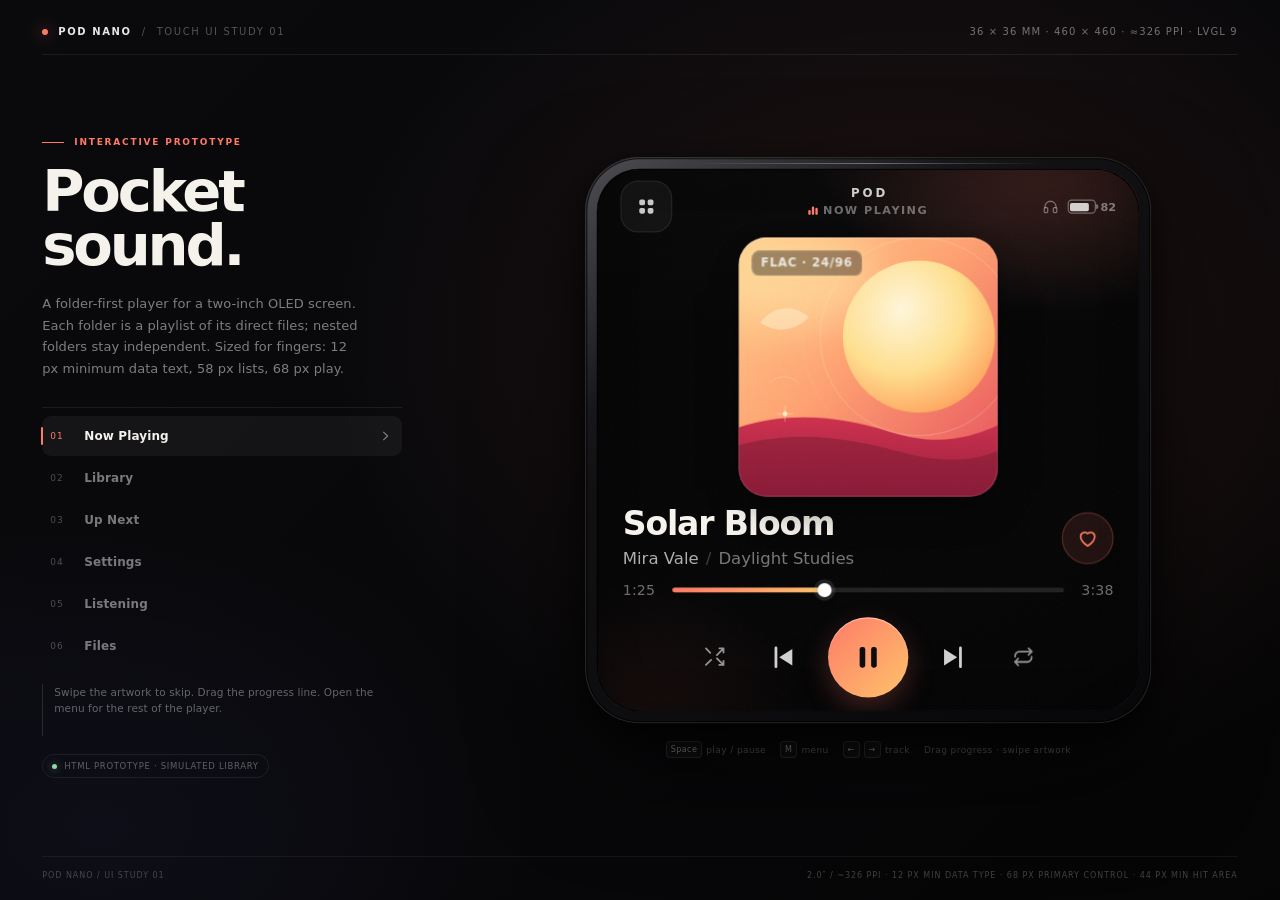
<file: ui/index.html>
<!DOCTYPE html>
<html lang="en">
<head>
  <meta charset="UTF-8">
  <meta name="viewport" content="width=device-width, initial-scale=1.0">
  <meta name="color-scheme" content="dark">
  <title>POD NANO — 460 × 460 Music Player UI</title>
  <link rel="stylesheet" href="styles.css">
  <script src="app.js" defer></script>
</head>
<body>
  <svg class="svg-sprite" xmlns="http://www.w3.org/2000/svg" aria-hidden="true">
    <symbol id="i-grid" viewBox="0 0 24 24">
      <g fill="currentColor">
        <rect x="4" y="4" width="6.5" height="6.5" rx="2"/>
        <rect x="13.5" y="4" width="6.5" height="6.5" rx="2"/>
        <rect x="4" y="13.5" width="6.5" height="6.5" rx="2"/>
        <rect x="13.5" y="13.5" width="6.5" height="6.5" rx="2"/>
      </g>
    </symbol>
    <symbol id="i-back" viewBox="0 0 24 24">
      <path d="M14.5 5 7.5 12l7 7" fill="none" stroke="currentColor" stroke-width="1.9" stroke-linecap="round" stroke-linejoin="round"/>
    </symbol>
    <symbol id="i-chart" viewBox="0 0 24 24">
      <path d="M4 20h16" fill="none" stroke="currentColor" stroke-width="1.7" stroke-linecap="round"/>
      <rect x="5" y="12" width="3.2" height="5.6" rx="1.2" fill="currentColor"/>
      <rect x="10.4" y="7.8" width="3.2" height="9.8" rx="1.2" fill="currentColor"/>
      <rect x="15.8" y="10" width="3.2" height="7.6" rx="1.2" fill="currentColor"/>
    </symbol>
    <symbol id="i-close" viewBox="0 0 24 24">
      <path d="m6.5 6.5 11 11m0-11-11 11" fill="none" stroke="currentColor" stroke-width="1.9" stroke-linecap="round"/>
    </symbol>
    <symbol id="i-heart" viewBox="0 0 24 24">
      <path d="M12 19.8S4.8 15.4 4.8 10.2A4.2 4.2 0 0 1 12 7.3a4.2 4.2 0 0 1 7.2 2.9c0 5.2-7.2 9.6-7.2 9.6Z" fill="none" stroke="currentColor" stroke-width="1.7" stroke-linejoin="round"/>
    </symbol>
    <symbol id="i-shuffle" viewBox="0 0 24 24">
      <path d="M17 4h4v4M21 4l-6.4 6.4M4 20l5-5M17 20h4v-4M21 20l-6.4-6.4M4 4l4.2 4.2" fill="none" stroke="currentColor" stroke-width="1.7" stroke-linecap="round" stroke-linejoin="round"/>
    </symbol>
    <symbol id="i-prev" viewBox="0 0 24 24">
      <path d="M6.7 5.2v13.6" fill="none" stroke="currentColor" stroke-width="2" stroke-linecap="round"/>
      <path d="m18.6 6-9.5 6 9.5 6V6Z" fill="currentColor"/>
    </symbol>
    <symbol id="i-next" viewBox="0 0 24 24">
      <path d="M17.3 5.2v13.6" fill="none" stroke="currentColor" stroke-width="2" stroke-linecap="round"/>
      <path d="m5.4 6 9.5 6-9.5 6V6Z" fill="currentColor"/>
    </symbol>
    <symbol id="i-play" viewBox="0 0 24 24">
      <path d="M8.4 5.5c0-1.1 1.2-1.8 2.1-1.2l9.2 6.5c.8.5.8 1.7 0 2.3l-9.2 6.5c-.9.6-2.1-.1-2.1-1.2V5.5Z" fill="currentColor"/>
    </symbol>
    <symbol id="i-pause" viewBox="0 0 24 24">
      <rect x="6.2" y="5" width="3.8" height="14" rx="1.6" fill="currentColor"/>
      <rect x="14" y="5" width="3.8" height="14" rx="1.6" fill="currentColor"/>
    </symbol>
    <symbol id="i-repeat" viewBox="0 0 24 24">
      <path d="m17 3.8 3.2 3.2L17 10.2M20.2 7H8.3A4.3 4.3 0 0 0 4 11.3v.7M7 20.2l-3.2-3.2L7 13.8M3.8 17h11.9a4.3 4.3 0 0 0 4.3-4.3v-.7" fill="none" stroke="currentColor" stroke-width="1.7" stroke-linecap="round" stroke-linejoin="round"/>
    </symbol>
    <symbol id="i-chevron" viewBox="0 0 24 24">
      <path d="m9.5 5.5 7 6.5-7 6.5" fill="none" stroke="currentColor" stroke-width="1.8" stroke-linecap="round" stroke-linejoin="round"/>
    </symbol>
    <symbol id="i-library" viewBox="0 0 24 24">
      <path d="M5 4.5h12.5A1.5 1.5 0 0 1 19 6v13.5H6.5A2.5 2.5 0 0 1 4 17V5.5a1 1 0 0 1 1-1Z" fill="none" stroke="currentColor" stroke-width="1.7" stroke-linejoin="round"/>
      <path d="M4 17.2c0-1.5 1.2-2.7 2.7-2.7H19M8 8h7" fill="none" stroke="currentColor" stroke-width="1.7" stroke-linecap="round"/>
    </symbol>
    <symbol id="i-queue" viewBox="0 0 24 24">
      <path d="M4 6.5h11M4 12h11M4 17.5h7" fill="none" stroke="currentColor" stroke-width="1.8" stroke-linecap="round"/>
      <path d="M18 12v7.2a2.3 2.3 0 1 1-1.4-2.1V12l4-1.2v5.2a2.3 2.3 0 1 1-1.4-2.1V9.6L18 12Z" fill="none" stroke="currentColor" stroke-width="1.5" stroke-linejoin="round"/>
    </symbol>
    <symbol id="i-sliders" viewBox="0 0 24 24">
      <path d="M5 7h7M16 7h3M5 17h3M12 17h7" fill="none" stroke="currentColor" stroke-width="1.8" stroke-linecap="round"/>
      <circle cx="14" cy="7" r="2.2" fill="none" stroke="currentColor" stroke-width="1.7"/>
      <circle cx="10" cy="17" r="2.2" fill="none" stroke="currentColor" stroke-width="1.7"/>
    </symbol>
    <symbol id="i-volume" viewBox="0 0 24 24">
      <path d="M4 9.2h3l4.3-3.6v12.8L7 14.8H4V9.2Z" fill="none" stroke="currentColor" stroke-width="1.7" stroke-linejoin="round"/>
      <path d="M14.5 8.6a5 5 0 0 1 0 6.8M17.2 6.2a8.2 8.2 0 0 1 0 11.6" fill="none" stroke="currentColor" stroke-width="1.7" stroke-linecap="round"/>
    </symbol>
    <symbol id="i-sun" viewBox="0 0 24 24">
      <circle cx="12" cy="12" r="4" fill="none" stroke="currentColor" stroke-width="1.7"/>
      <path d="M12 3v2.2M12 18.8V21M3 12h2.2M18.8 12H21M5.6 5.6l1.6 1.6M16.8 16.8l1.6 1.6M18.4 5.6l-1.6 1.6M7.2 16.8l-1.6 1.6" fill="none" stroke="currentColor" stroke-width="1.7" stroke-linecap="round"/>
    </symbol>
    <symbol id="i-headphones" viewBox="0 0 24 24">
      <path d="M4.5 13v-1.5a7.5 7.5 0 0 1 15 0V13" fill="none" stroke="currentColor" stroke-width="1.7" stroke-linecap="round"/>
      <path d="M4.5 12.5h2.2a1.5 1.5 0 0 1 1.5 1.5v4a1.5 1.5 0 0 1-1.5 1.5H5.2A1.7 1.7 0 0 1 3.5 17.8v-3.6a1.7 1.7 0 0 1 1-1.7ZM19.5 12.5h-2.2a1.5 1.5 0 0 0-1.5 1.5v4a1.5 1.5 0 0 0 1.5 1.5h1.5a1.7 1.7 0 0 0 1.7-1.7v-3.6a1.7 1.7 0 0 0-1-1.7Z" fill="none" stroke="currentColor" stroke-width="1.7" stroke-linejoin="round"/>
    </symbol>
    <symbol id="i-grip" viewBox="0 0 24 24">
      <g fill="currentColor">
        <circle cx="9" cy="7" r="1.3"/><circle cx="15" cy="7" r="1.3"/>
        <circle cx="9" cy="12" r="1.3"/><circle cx="15" cy="12" r="1.3"/>
        <circle cx="9" cy="17" r="1.3"/><circle cx="15" cy="17" r="1.3"/>
      </g>
    </symbol>
    <symbol id="i-storage" viewBox="0 0 24 24">
      <ellipse cx="12" cy="6.3" rx="6.5" ry="2.8" fill="none" stroke="currentColor" stroke-width="1.6"/>
      <path d="M5.5 6.3v11.4c0 1.6 2.9 2.8 6.5 2.8s6.5-1.2 6.5-2.8V6.3M5.5 11.5c0 1.6 2.9 2.8 6.5 2.8s6.5-1.2 6.5-2.8" fill="none" stroke="currentColor" stroke-width="1.6"/>
    </symbol>
    <symbol id="i-chip" viewBox="0 0 24 24">
      <rect x="6.5" y="6.5" width="11" height="11" rx="2.2" fill="none" stroke="currentColor" stroke-width="1.6"/>
      <path d="M9.5 3.5v3M14.5 3.5v3M9.5 17.5v3M14.5 17.5v3M3.5 9.5h3M3.5 14.5h3M17.5 9.5h3M17.5 14.5h3" fill="none" stroke="currentColor" stroke-width="1.5" stroke-linecap="round"/>
      <rect x="10" y="10" width="4" height="4" rx="1" fill="currentColor"/>
    </symbol>
    <symbol id="i-trash" viewBox="0 0 24 24">
      <path d="M5 7h14M9 7V4.8h6V7M7 7l.8 12.2h8.4L17 7M10 10.5v5.5M14 10.5v5.5" fill="none" stroke="currentColor" stroke-width="1.6" stroke-linecap="round" stroke-linejoin="round"/>
    </symbol>
    <symbol id="i-moon" viewBox="0 0 24 24">
      <path d="M20.1 14.6A8.6 8.6 0 0 1 9.4 3.9a8.6 8.6 0 1 0 10.7 10.7Z" fill="none" stroke="currentColor" stroke-width="1.7" stroke-linejoin="round"/>
    </symbol>
    <symbol id="i-folder" viewBox="0 0 24 24">
      <path d="M3.5 7.2a2.2 2.2 0 0 1 2.2-2.2h4l1.8 2h6.8a2.2 2.2 0 0 1 2.2 2.2v8.6a2.2 2.2 0 0 1-2.2 2.2H5.7a2.2 2.2 0 0 1-2.2-2.2V7.2Z" fill="none" stroke="currentColor" stroke-width="1.7" stroke-linejoin="round"/>
      <path d="M3.8 10.2h16.4" fill="none" stroke="currentColor" stroke-width="1.5" opacity=".62"/>
    </symbol>
    <symbol id="i-folder-plus" viewBox="0 0 24 24">
      <path d="M3.5 7.2a2.2 2.2 0 0 1 2.2-2.2h4l1.8 2h6.8a2.2 2.2 0 0 1 2.2 2.2v8.6a2.2 2.2 0 0 1-2.2 2.2H5.7a2.2 2.2 0 0 1-2.2-2.2V7.2Z" fill="none" stroke="currentColor" stroke-width="1.7" stroke-linejoin="round"/>
      <path d="M12 11.2v5.6M9.2 14h5.6" fill="none" stroke="currentColor" stroke-width="1.7" stroke-linecap="round"/>
    </symbol>
    <symbol id="i-check" viewBox="0 0 24 24">
      <path d="m5 12.5 4.3 4.3L19 7" fill="none" stroke="currentColor" stroke-width="2" stroke-linecap="round" stroke-linejoin="round"/>
    </symbol>
    <symbol id="i-file-audio" viewBox="0 0 24 24">
      <path d="M6 3.8h7.4l4.6 4.6v11.4a1.4 1.4 0 0 1-1.4 1.4H6a1.4 1.4 0 0 1-1.4-1.4V5.2A1.4 1.4 0 0 1 6 3.8Z" fill="none" stroke="currentColor" stroke-width="1.6" stroke-linejoin="round"/>
      <path d="M13.4 3.8v4.6h4.6M9 16.4v-4l4-1v4" fill="none" stroke="currentColor" stroke-width="1.6" stroke-linecap="round" stroke-linejoin="round"/>
      <circle cx="7.7" cy="16.8" r="1.5" fill="currentColor"/>
      <circle cx="11.7" cy="15.8" r="1.5" fill="currentColor"/>
    </symbol>
  </svg>

  <div class="site" id="site">
    <header class="site-head">
      <div class="site-brand">
        <span class="brand-dot"></span>
        <span>POD NANO</span>
        <span class="brand-slash">/</span>
        <span class="brand-muted">TOUCH UI STUDY 01</span>
      </div>
      <div class="site-meta">36 × 36 mm · 460 × 460 · ≈326 ppi · LVGL 9</div>
    </header>

    <main class="layout">
      <section class="intro">
        <div class="kicker"><span></span>INTERACTIVE PROTOTYPE</div>
        <h1>Pocket<br>sound.</h1>
        <p class="intro-copy">A folder-first player for a two-inch OLED screen. Each folder is a playlist of its direct files; nested folders stay independent. Sized for fingers: 12 px minimum data text, 58 px lists, 68 px play.</p>

        <nav class="screen-switcher" aria-label="Prototype screens">
          <button class="screen-link is-active" data-review-screen="now">
            <span class="screen-num">01</span>
            <span class="screen-name">Now Playing</span>
            <svg class="icon"><use href="#i-chevron"/></svg>
          </button>
          <button class="screen-link" data-review-screen="library">
            <span class="screen-num">02</span>
            <span class="screen-name">Library</span>
            <svg class="icon"><use href="#i-chevron"/></svg>
          </button>
          <button class="screen-link" data-review-screen="queue">
            <span class="screen-num">03</span>
            <span class="screen-name">Up Next</span>
            <svg class="icon"><use href="#i-chevron"/></svg>
          </button>
          <button class="screen-link" data-review-screen="settings">
            <span class="screen-num">04</span>
            <span class="screen-name">Settings</span>
            <svg class="icon"><use href="#i-chevron"/></svg>
          </button>
          <button class="screen-link" data-review-screen="listening">
            <span class="screen-num">05</span>
            <span class="screen-name">Listening</span>
            <svg class="icon"><use href="#i-chevron"/></svg>
          </button>
          <button class="screen-link" data-review-screen="filemanager">
            <span class="screen-num">06</span>
            <span class="screen-name">Files</span>
            <svg class="icon"><use href="#i-chevron"/></svg>
          </button>
        </nav>

        <p class="review-note" id="reviewNote">Swipe the artwork to skip. Drag the progress line. Open the menu for the rest of the player.</p>

        <div class="build-badge">
          <span class="build-pulse"></span>
          HTML prototype · simulated library
        </div>
      </section>

      <section class="device-column">
        <div class="stage-wrap">
          <div class="stage-glow"></div>
          <div class="stage" id="stage">
            <div class="device-shell">
              <div class="screen" id="screen" data-screen="now">
                <div class="ambient"></div>

                <header class="topbar">
                  <button class="top-action" id="topAction" aria-label="Open menu">
                    <svg class="icon icon-menu"><use href="#i-grid"/></svg>
                    <svg class="icon icon-back"><use href="#i-back"/></svg>
                  </button>
                  <div class="top-center">
                    <span class="top-mark">POD</span>
                    <span class="top-state">
                      <span class="eq" aria-hidden="true"><i></i><i></i><i></i></span>
                      <span id="pageLabel">NOW PLAYING</span>
                    </span>
                  </div>
                  <div class="battery-group" aria-label="Battery 82 percent">
                    <svg class="icon bt-icon" aria-hidden="true"><use href="#i-headphones"/></svg>
                    <span class="battery" aria-hidden="true">
                      <span class="battery-body"><i style="width:82%"></i></span>
                      <span class="battery-pct">82</span>
                    </span>
                  </div>
                </header>

                <div class="pages">
                  <section class="page page-now is-active" data-page="now" aria-label="Now playing">
                    <div class="artwork-wrap" id="artworkWrap" aria-label="Album artwork. Swipe left or right to change track.">
                      <div class="art-glow"></div>
                      <div class="artwork">
                        <img id="cover" src="assets/cover-solar.svg" alt="Solar Bloom album artwork" draggable="false">
                        <span class="quality" id="quality">FLAC · 24/96</span>
                      </div>
                    </div>

                    <div class="meta">
                      <div class="meta-copy">
                        <h1 class="track-title" id="trackTitle">Solar Bloom</h1>
                        <p class="track-sub">
                          <span id="trackArtist">Mira Vale</span>
                          <span class="sep">/</span>
                          <span id="trackAlbum">Daylight Studies</span>
                        </p>
                      </div>
                      <button class="like" id="likeBtn" aria-label="Favorite track" aria-pressed="false">
                        <svg class="icon"><use href="#i-heart"/></svg>
                      </button>
                    </div>

                    <div class="progress-row">
                      <span class="time" id="elapsed">0:00</span>
                      <div class="progress" id="progress" role="slider" tabindex="0" aria-label="Seek" aria-valuemin="0" aria-valuemax="100" aria-valuenow="0" aria-valuetext="0:00">
                        <div class="progress-rail">
                          <div class="progress-fill" id="progressFill"><span class="progress-knob"></span></div>
                        </div>
                      </div>
                      <span class="time" id="duration">3:38</span>
                    </div>

                    <div class="controls">
                      <button class="ctrl small" id="shuffleBtn" aria-label="Shuffle off" aria-pressed="false">
                        <svg class="icon"><use href="#i-shuffle"/></svg>
                      </button>
                      <button class="ctrl skip" id="prevBtn" aria-label="Previous track">
                        <svg class="icon"><use href="#i-prev"/></svg>
                      </button>
                      <button class="play" id="playBtn" aria-label="Pause">
                        <svg class="icon" id="playIcon"><use href="#i-pause"/></svg>
                      </button>
                      <button class="ctrl skip" id="nextBtn" aria-label="Next track">
                        <svg class="icon"><use href="#i-next"/></svg>
                      </button>
                      <button class="ctrl small repeat" id="repeatBtn" aria-label="Repeat off" aria-pressed="false">
                        <svg class="icon"><use href="#i-repeat"/></svg>
                        <span class="repeat-one" aria-hidden="true">1</span>
                      </button>
                    </div>
                  </section>

                  <section class="page page-library" data-page="library" aria-label="Library" aria-hidden="true">
                    <div class="page-head">
                      <div class="head-copy">
                        <h2 id="libraryTitle">Library</h2>
                        <p id="librarySubtitle">1 source · 12 tracks</p>
                      </div>
                      <div class="head-actions">
                        <button class="round-action accent" id="playFolderBtn" aria-label="Play this folder" hidden>
                          <svg class="icon"><use href="#i-play"/></svg>
                        </button>
                        <button class="round-action" id="listeningBtn" aria-label="Open listening stats">
                          <svg class="icon"><use href="#i-chart"/></svg>
                        </button>
                      </div>
                    </div>

                    <div class="library-body" id="libraryBody">
                      <div class="library-list" id="libraryList"></div>
                    </div>

                    <div class="mini-player" id="miniPlayer">
                      <button class="mini-main" id="miniOpen" aria-label="Open now playing">
                        <img class="mini-cover" id="miniCover" src="assets/cover-solar.svg" alt="" draggable="false">
                        <span class="mini-copy">
                          <span class="mini-title" id="miniTitle">Solar Bloom</span>
                          <span class="mini-artist" id="miniArtist">Mira Vale</span>
                        </span>
                      </button>
                      <button class="mini-toggle" id="miniToggle" aria-label="Pause">
                        <svg class="icon" id="miniIcon"><use href="#i-pause"/></svg>
                      </button>
                      <span class="mini-progress"><i id="miniFill"></i></span>
                    </div>
                  </section>

                  <section class="page page-filemanager" data-page="filemanager" aria-label="File manager" aria-hidden="true">
                    <div class="page-head">
                      <div class="head-copy">
                        <h2 id="fileTitle">Files</h2>
                        <p id="fileSubtitle">/sdcard · 4 folders</p>
                      </div>
                      <span class="version">18.2 GB free</span>
                    </div>

                    <div class="file-body" id="fileList"></div>

                    <div class="file-action-bar">
                      <button class="file-add-btn" id="fileAddBtn">
                        <svg class="icon" id="fileAddIcon"><use href="#i-folder-plus"/></svg>
                        <span id="fileAddLabel">Add this folder</span>
                      </button>
                    </div>
                  </section>

                  <section class="page page-listening" data-page="listening" aria-label="Listening stats" aria-hidden="true">
                    <div class="page-head">
                      <div>
                        <h2>Listening</h2>
                        <p>Ranked by play count</p>
                      </div>
                      <span class="version">On device</span>
                    </div>

                    <div class="total-card">
                      <div class="total-metric">
                        <span class="total-label">Total plays</span>
                        <strong id="totalPlays">83</strong>
                      </div>
                      <span class="total-rule" aria-hidden="true"></span>
                      <div class="total-metric">
                        <span class="total-label">Play time</span>
                        <strong id="totalTime">5h 04m</strong>
                      </div>
                    </div>

                    <div class="tabs stats-tabs" role="tablist" aria-label="Listening view">
                      <button class="tab is-active" data-statview="top" role="tab" aria-selected="true">Top played</button>
                      <button class="tab" data-statview="favorites" role="tab" aria-selected="false">Favorites <span class="tab-count" id="favCount">3</span></button>
                    </div>

                    <div class="stats-body">
                      <div class="stat-list" id="topList"></div>
                      <div id="favoritesWrap" hidden>
                        <div class="stat-list" id="favoritesList"></div>
                        <div class="favorites-empty" id="favoritesEmpty" hidden>
                          <div class="favorites-empty-icon" aria-hidden="true">
                            <svg class="icon"><use href="#i-heart"/></svg>
                          </div>
                          <h3>No favorites yet</h3>
                          <p>Tap the heart on Now Playing to keep a track here.</p>
                        </div>
                      </div>
                    </div>
                  </section>

                  <section class="page page-queue" data-page="queue" aria-label="Up next" aria-hidden="true">
                    <div class="page-head">
                      <div>
                        <h2>Up Next</h2>
                        <p><span id="queueSummary">10 tracks</span></p>
                      </div>
                      <button class="round-action" id="queueShuffleBtn" aria-label="Shuffle queue" aria-pressed="false">
                        <svg class="icon"><use href="#i-shuffle"/></svg>
                      </button>
                    </div>
                    <div class="queue-scroll" id="queueList"></div>
                  </section>

                  <section class="page page-settings" data-page="settings" aria-label="Settings" aria-hidden="true">
                    <div class="page-head">
                      <div>
                        <h2>Settings</h2>
                        <p>Audio, display &amp; device</p>
                      </div>
                      <span class="version">v0.9.2</span>
                    </div>

                    <div class="settings-scroll">
                      <div class="section-label">Playback</div>
                      <div class="settings-card">
                        <div class="setting-row setting-range-row">
                          <div class="setting-topline">
                            <svg class="icon setting-icon"><use href="#i-volume"/></svg>
                            <span class="setting-label">Volume</span>
                            <span class="setting-value" data-volume-value>62%</span>
                          </div>
                          <div class="range" style="--p:62%">
                            <div class="range-rail"><i class="range-fill"></i><i class="range-knob"></i></div>
                            <input type="range" min="0" max="100" value="62" data-volume-range aria-label="Volume">
                          </div>
                        </div>
                        <button class="setting-row" id="outputRow">
                          <svg class="icon setting-icon"><use href="#i-headphones"/></svg>
                          <span class="setting-copy">
                            <span class="setting-label">Output</span>
                            <span class="setting-sub">CS43131 · wired</span>
                          </span>
                          <span class="setting-value" id="outputValue">Headphones</span>
                          <svg class="icon chevron"><use href="#i-chevron"/></svg>
                        </button>
                        <button class="setting-row" id="eqRow">
                          <svg class="icon setting-icon"><use href="#i-sliders"/></svg>
                          <span class="setting-copy">
                            <span class="setting-label">Equalizer</span>
                            <span class="setting-sub">10-band</span>
                          </span>
                          <span class="setting-value" id="eqValue">Studio</span>
                          <svg class="icon chevron"><use href="#i-chevron"/></svg>
                        </button>
                        <div class="setting-row">
                          <svg class="icon setting-icon"><use href="#i-repeat"/></svg>
                          <span class="setting-copy">
                            <span class="setting-label">Gapless playback</span>
                            <span class="setting-sub">No silence between tracks</span>
                          </span>
                          <button class="toggle is-on" role="switch" aria-checked="true" aria-label="Gapless playback" data-toggle-label="Gapless"></button>
                        </div>
                      </div>

                      <div class="section-label">Display</div>
                      <div class="settings-card">
                        <div class="setting-row setting-range-row">
                          <div class="setting-topline">
                            <svg class="icon setting-icon"><use href="#i-sun"/></svg>
                            <span class="setting-label">Brightness</span>
                            <span class="setting-value" id="brightnessValue">78%</span>
                          </div>
                          <div class="range" style="--p:78%">
                            <div class="range-rail"><i class="range-fill"></i><i class="range-knob"></i></div>
                            <input type="range" min="10" max="100" value="78" id="brightnessRange" aria-label="Brightness">
                          </div>
                        </div>
                        <div class="setting-row">
                          <svg class="icon setting-icon"><use href="#i-moon"/></svg>
                          <span class="setting-copy">
                            <span class="setting-label">Auto-dim</span>
                            <span class="setting-sub">30 s after pause</span>
                          </span>
                          <button class="toggle is-on" role="switch" aria-checked="true" aria-label="Auto-dim after pause" data-toggle-label="Auto-dim"></button>
                        </div>
                      </div>

                      <div class="section-label">System</div>
                      <div class="settings-card">
                        <button class="setting-row" id="storageRow">
                          <svg class="icon setting-icon"><use href="#i-storage"/></svg>
                          <span class="setting-copy">
                            <span class="setting-label">Storage</span>
                            <span class="setting-sub">microSD · 128 GB</span>
                          </span>
                          <span class="setting-value">18.2 GB free</span>
                          <svg class="icon chevron"><use href="#i-chevron"/></svg>
                        </button>
                        <button class="setting-row" id="firmwareRow">
                          <svg class="icon setting-icon"><use href="#i-chip"/></svg>
                          <span class="setting-copy">
                            <span class="setting-label">Firmware</span>
                            <span class="setting-sub">POD OS</span>
                          </span>
                          <span class="setting-value">Up to date</span>
                          <svg class="icon chevron"><use href="#i-chevron"/></svg>
                        </button>
                      </div>
                      <p class="settings-foot">POD OS · 460 × 460 · LVGL build</p>
                    </div>
                  </section>
                </div>

                <div class="overlay menu-overlay" id="menuOverlay" aria-hidden="true">
                  <div class="sheet" role="dialog" aria-modal="true" aria-label="POD menu">
                    <div class="sheet-grip"></div>
                    <div class="sheet-head">
                      <span class="sheet-brand">POD<span>/OS</span></span>
                      <button class="close-btn" id="sheetClose" aria-label="Close menu">
                        <svg class="icon"><use href="#i-close"/></svg>
                      </button>
                    </div>

                    <button class="menu-now" id="menuNow">
                      <img id="menuCover" src="assets/cover-solar.svg" alt="" draggable="false">
                      <span class="menu-now-copy">
                        <span class="eyebrow">NOW PLAYING</span>
                        <strong id="menuTitle">Solar Bloom</strong>
                        <span id="menuArtist">Mira Vale</span>
                      </span>
                      <span class="menu-eq" aria-hidden="true">
                        <span class="eq"><i></i><i></i><i></i></span>
                      </span>
                    </button>

                    <div class="menu-volume">
                      <svg class="icon" aria-hidden="true"><use href="#i-volume"/></svg>
                      <div class="range" style="--p:62%">
                        <div class="range-rail"><i class="range-fill"></i><i class="range-knob"></i></div>
                        <input type="range" min="0" max="100" value="62" data-volume-range aria-label="Volume">
                      </div>
                      <span class="menu-volume-value" data-volume-value>62</span>
                    </div>

                    <button class="menu-insight" data-goto="listening">
                      <svg class="icon" aria-hidden="true"><use href="#i-chart"/></svg>
                      <span class="menu-insight-label">Listening</span>
                      <span class="menu-insight-value" id="menuListening">5h 04m</span>
                      <svg class="icon chevron" aria-hidden="true"><use href="#i-chevron"/></svg>
                    </button>

                    <div class="menu-nav">
                      <button class="menu-tile" data-goto="library">
                        <svg class="icon"><use href="#i-library"/></svg>
                        <span>Library</span>
                        <small>10 songs</small>
                      </button>
                      <button class="menu-tile" data-goto="queue">
                        <svg class="icon"><use href="#i-queue"/></svg>
                        <span>Up Next</span>
                        <small>10 tracks</small>
                      </button>
                      <button class="menu-tile" data-goto="settings">
                        <svg class="icon"><use href="#i-sliders"/></svg>
                        <span>Settings</span>
                        <small>Audio &amp; device</small>
                      </button>
                    </div>

                    <div class="sheet-foot">
                      <span>Swipe artwork to skip</span>
                      <span>UI prototype · 460 × 460</span>
                    </div>
                  </div>
                </div>

                <div class="toast" id="toast" role="status" aria-live="polite"></div>
              </div>
            </div>
          </div>
        </div>

        <div class="device-hints">
          <span><kbd>Space</kbd> play / pause</span>
          <span><kbd>M</kbd> menu</span>
          <span><kbd>←</kbd><kbd>→</kbd> track</span>
          <span>Drag progress · swipe artwork</span>
        </div>
      </section>
    </main>

    <footer class="site-foot">
      <span>POD NANO / UI STUDY 01</span>
      <span>2.0″ / ~326 ppi · 12 px min data type · 68 px primary control · 44 px min hit area</span>
    </footer>
  </div>
</body>
</html>
</file>
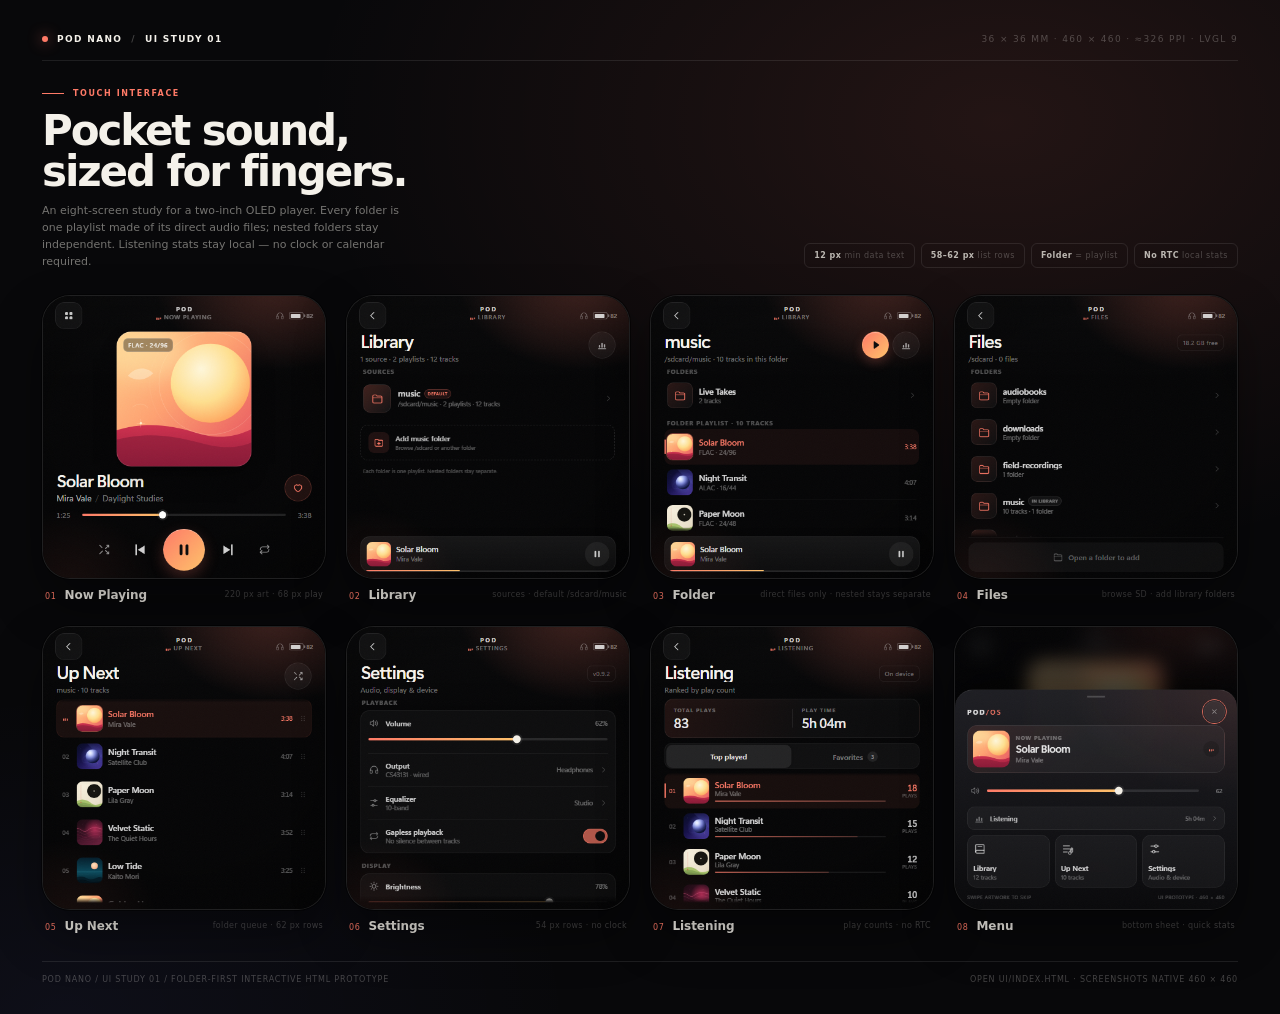
<file: ui/gallery.html>
<!DOCTYPE html>
<html lang="en">
<head>
  <meta charset="UTF-8">
  <meta name="viewport" content="width=device-width, initial-scale=1.0">
  <title>POD NANO — UI Study 01</title>
  <style>
    :root {
      --bg: #08080a;
      --text: #f4f1ea;
      --muted: rgba(244, 241, 234, 0.46);
      --faint: rgba(244, 241, 234, 0.26);
      --line: rgba(255, 255, 255, 0.09);
      --accent: #ff7a67;
      --display: "Segoe UI Variable Display", "Segoe UI", system-ui, sans-serif;
      --ui: "Segoe UI Variable Text", "Segoe UI", system-ui, sans-serif;
    }
    * { box-sizing: border-box; }
    html { background: var(--bg); }
    body {
      margin: 0;
      min-height: 100vh;
      background:
        radial-gradient(1100px 700px at 78% 12%, rgba(255, 122, 103, 0.11), transparent 63%),
        radial-gradient(800px 500px at 5% 100%, rgba(111, 122, 255, 0.06), transparent 64%),
        var(--bg);
      color: var(--text);
      font-family: var(--ui);
      -webkit-font-smoothing: antialiased;
    }
    .page {
      max-width: 1540px;
      margin: 0 auto;
      padding: 34px 42px 30px;
    }
    .head {
      display: flex;
      align-items: center;
      justify-content: space-between;
      gap: 24px;
      padding-bottom: 16px;
      border-bottom: 1px solid var(--line);
      font-size: 9px;
      letter-spacing: 0.15em;
      text-transform: uppercase;
    }
    .brand { display: flex; align-items: center; gap: 9px; font-weight: 650; }
    .dot { width: 6px; height: 6px; border-radius: 50%; background: var(--accent); box-shadow: 0 0 14px rgba(255,122,103,.8); }
    .slash { color: var(--faint); }
    .meta { color: var(--faint); }
    .intro {
      display: flex;
      align-items: flex-end;
      justify-content: space-between;
      gap: 30px;
      padding: 28px 0 24px;
    }
    .kicker {
      display: flex; align-items: center; gap: 9px;
      color: var(--accent);
      font-size: 8px; font-weight: 700; letter-spacing: 0.2em; text-transform: uppercase;
    }
    .kicker span { width: 22px; height: 1px; background: currentColor; }
    h1 {
      margin: 12px 0 0;
      font-family: var(--display);
      font-size: 42px;
      line-height: 0.98;
      font-weight: 590;
      letter-spacing: -0.05em;
    }
    .copy {
      max-width: 370px;
      margin: 10px 0 0;
      color: var(--muted);
      font-size: 11px;
      line-height: 1.55;
    }
    .stats {
      display: flex;
      gap: 6px;
      flex-wrap: wrap;
      justify-content: flex-end;
      padding-bottom: 3px;
      max-width: 460px;
    }
    .stat {
      padding: 7px 9px;
      border: 1px solid var(--line);
      border-radius: 6px;
      color: var(--faint);
      font-size: 8px;
      letter-spacing: 0.06em;
      white-space: nowrap;
    }
    .stat strong { color: rgba(244,241,234,.74); font-weight: 600; }
    .grid {
      display: grid;
      grid-template-columns: repeat(4, minmax(0, 1fr));
      gap: 24px 20px;
    }
    .card { min-width: 0; }
    .frame {
      position: relative;
      width: 100%;
      aspect-ratio: 1;
      border-radius: 28px;
      overflow: hidden;
      border: 1px solid rgba(255,255,255,.11);
      background: #050506;
      box-shadow: 0 24px 50px rgba(0,0,0,.4), 0 0 0 1px rgba(0,0,0,.5);
    }
    .frame img { width: 100%; height: 100%; display: block; object-fit: cover; }
    .caption {
      display: flex;
      align-items: center;
      justify-content: space-between;
      gap: 12px;
      padding: 9px 3px 0;
    }
    .label { display: flex; align-items: baseline; gap: 8px; min-width: 0; }
    .num { color: var(--accent); font-size: 8px; letter-spacing: 0.08em; }
    .name { font-size: 12px; font-weight: 560; letter-spacing: -0.005em; }
    .note { color: var(--faint); font-size: 8px; letter-spacing: 0.04em; text-align: right; }
    .foot {
      display: flex;
      justify-content: space-between;
      gap: 20px;
      margin-top: 28px;
      padding-top: 13px;
      border-top: 1px solid var(--line);
      color: var(--faint);
      font-size: 8px;
      letter-spacing: 0.1em;
      text-transform: uppercase;
    }
    @media (max-width: 1100px) {
      .page { padding: 24px; }
      .intro { display: block; }
      .stats { justify-content: flex-start; margin-top: 16px; }
      .grid { grid-template-columns: repeat(2, minmax(0,1fr)); gap: 22px 18px; }
    }
    @media (max-width: 680px) {
      .head .meta { display: none; }
      .intro h1 { font-size: 34px; }
      .grid { grid-template-columns: 1fr; }
      .foot { display: none; }
    }
  </style>
</head>
<body>
  <div class="page">
    <header class="head">
      <div class="brand"><span class="dot"></span>POD NANO <span class="slash">/</span> UI STUDY 01</div>
      <div class="meta">36 × 36 mm · 460 × 460 · ≈326 ppi · LVGL 9</div>
    </header>

    <section class="intro">
      <div>
        <div class="kicker"><span></span>Touch interface</div>
        <h1>Pocket sound,<br>sized for fingers.</h1>
        <p class="copy">An eight-screen study for a two-inch OLED player. Every folder is one playlist made of its direct audio files; nested folders stay independent. Listening stats stay local — no clock or calendar required.</p>
      </div>
      <div class="stats">
        <span class="stat"><strong>12 px</strong> min data text</span>
        <span class="stat"><strong>58–62 px</strong> list rows</span>
        <span class="stat"><strong>Folder</strong> = playlist</span>
        <span class="stat"><strong>No RTC</strong> local stats</span>
      </div>
    </section>

    <main class="grid">
      <article class="card">
        <div class="frame"><img src="screenshots/01-now.png" alt="Now playing screen"></div>
        <div class="caption"><div class="label"><span class="num">01</span><span class="name">Now Playing</span></div><span class="note">220 px art · 68 px play</span></div>
      </article>
      <article class="card">
        <div class="frame"><img src="screenshots/02-library.png" alt="Library source list"></div>
        <div class="caption"><div class="label"><span class="num">02</span><span class="name">Library</span></div><span class="note">sources · default /sdcard/music</span></div>
      </article>
      <article class="card">
        <div class="frame"><img src="screenshots/03-library-folder.png" alt="Folder playlist view"></div>
        <div class="caption"><div class="label"><span class="num">03</span><span class="name">Folder</span></div><span class="note">direct files only · nested stays separate</span></div>
      </article>
      <article class="card">
        <div class="frame"><img src="screenshots/04-files.png" alt="File manager screen"></div>
        <div class="caption"><div class="label"><span class="num">04</span><span class="name">Files</span></div><span class="note">browse SD · add library folders</span></div>
      </article>
      <article class="card">
        <div class="frame"><img src="screenshots/06-queue.png" alt="Up next queue screen"></div>
        <div class="caption"><div class="label"><span class="num">05</span><span class="name">Up Next</span></div><span class="note">folder queue · 62 px rows</span></div>
      </article>
      <article class="card">
        <div class="frame"><img src="screenshots/07-settings.png" alt="Settings screen"></div>
        <div class="caption"><div class="label"><span class="num">06</span><span class="name">Settings</span></div><span class="note">54 px rows · no clock</span></div>
      </article>
      <article class="card">
        <div class="frame"><img src="screenshots/08-listening.png" alt="Listening statistics screen"></div>
        <div class="caption"><div class="label"><span class="num">07</span><span class="name">Listening</span></div><span class="note">play counts · no RTC</span></div>
      </article>
      <article class="card">
        <div class="frame"><img src="screenshots/10-menu.png" alt="Menu sheet overlay"></div>
        <div class="caption"><div class="label"><span class="num">08</span><span class="name">Menu</span></div><span class="note">bottom sheet · quick stats</span></div>
      </article>
    </main>

    <footer class="foot">
      <span>POD NANO / UI STUDY 01 / FOLDER-FIRST INTERACTIVE HTML PROTOTYPE</span>
      <span>Open ui/index.html · screenshots native 460 × 460</span>
    </footer>
  </div>
</body>
</html>
</file>
<file: ui/styles.css>
/* =========================================================
   POD NANO — 460 × 460 music player touch UI
   HTML prototype. Fixed 1 UI px = 1 device px.
   ========================================================= */

:root {
  --page-bg: #08080a;
  --screen-bg: #050506;
  --text: #f4f1ea;
  --muted: rgba(244, 241, 234, 0.52);
  --faint: rgba(244, 241, 234, 0.31);
  --line: rgba(255, 255, 255, 0.085);
  --line-strong: rgba(255, 255, 255, 0.14);
  --panel: rgba(255, 255, 255, 0.052);
  --panel-strong: rgba(255, 255, 255, 0.082);
  --accent: #ff7a67;
  --accent-2: #ffc36b;
  --accent-rgb: 255, 122, 103;
  --page-accent: #ff7a67;
  --scale: 1.16;
  --ui: "Segoe UI Variable Text", "Segoe UI", "Inter", system-ui, -apple-system, sans-serif;
  --display: "Segoe UI Variable Display", "Segoe UI", "Inter", system-ui, sans-serif;
}

* {
  box-sizing: border-box;
}

html {
  background: var(--page-bg);
}

body {
  margin: 0;
  min-width: 320px;
  min-height: 100vh;
  overflow-x: hidden;
  background:
    radial-gradient(900px 700px at 72% 38%, rgba(var(--accent-rgb), 0.105), transparent 66%),
    radial-gradient(700px 500px at 8% 92%, rgba(104, 113, 255, 0.055), transparent 64%),
    linear-gradient(135deg, #0a0a0d 0%, #08080a 52%, #050506 100%);
  color: var(--text);
  font-family: var(--ui);
  -webkit-font-smoothing: antialiased;
  text-rendering: optimizeLegibility;
}

button,
input {
  font: inherit;
}

button {
  border: 0;
  color: inherit;
  background: none;
  padding: 0;
  cursor: pointer;
  -webkit-tap-highlight-color: transparent;
}

button:focus-visible,
input:focus-visible,
[tabindex]:focus-visible {
  outline: 1.5px solid var(--accent);
  outline-offset: 2px;
}

img {
  display: block;
  -webkit-user-drag: none;
  user-select: none;
}

[hidden] {
  display: none !important;
}

.svg-sprite {
  position: absolute;
  width: 0;
  height: 0;
  overflow: hidden;
}

.icon {
  width: 24px;
  height: 24px;
  display: block;
  flex: none;
}

/* =========================================================
   Presentation shell
   ========================================================= */

.site {
  position: relative;
  z-index: 1;
  width: 100%;
  min-height: 100vh;
  display: flex;
  flex-direction: column;
  padding: 26px clamp(24px, 3.3vw, 56px) 20px;
}

.site::before {
  content: "";
  position: fixed;
  inset: 0;
  pointer-events: none;
  background-image:
    linear-gradient(rgba(255, 255, 255, 0.018) 1px, transparent 1px),
    linear-gradient(90deg, rgba(255, 255, 255, 0.018) 1px, transparent 1px);
  background-size: 72px 72px;
  mask-image: linear-gradient(to bottom, rgba(0, 0, 0, 0.55), transparent 72%);
  opacity: 0.55;
}

.site-head {
  width: 100%;
  max-width: 1320px;
  margin: 0 auto;
  display: flex;
  align-items: center;
  justify-content: space-between;
  gap: 24px;
  padding-bottom: 17px;
  border-bottom: 1px solid rgba(255, 255, 255, 0.075);
  font-size: 10px;
  letter-spacing: 0.16em;
  text-transform: uppercase;
}

.site-brand {
  display: flex;
  align-items: center;
  gap: 10px;
  font-weight: 650;
  color: rgba(255, 255, 255, 0.9);
}

.brand-dot {
  width: 6px;
  height: 6px;
  border-radius: 50%;
  background: var(--page-accent);
  box-shadow: 0 0 16px rgba(var(--accent-rgb), 0.9);
  transition: background 0.5s ease, box-shadow 0.5s ease;
}

.brand-slash,
.brand-muted {
  color: rgba(255, 255, 255, 0.3);
  font-weight: 500;
}

.site-meta {
  color: rgba(255, 255, 255, 0.42);
  letter-spacing: 0.11em;
  white-space: nowrap;
}

.layout {
  width: 100%;
  max-width: 1320px;
  margin: 0 auto;
  flex: 1;
  display: grid;
  grid-template-columns: minmax(280px, 380px) minmax(0, 1fr);
  align-items: center;
  gap: clamp(32px, 6vw, 100px);
  padding: 28px 0 24px;
}

.intro {
  max-width: 360px;
  position: relative;
  z-index: 2;
}

.kicker {
  display: flex;
  align-items: center;
  gap: 10px;
  color: var(--page-accent);
  font-size: 9px;
  font-weight: 650;
  letter-spacing: 0.2em;
  text-transform: uppercase;
  transition: color 0.5s ease;
}

.kicker span {
  width: 22px;
  height: 1px;
  background: currentColor;
}

.intro h1 {
  margin: 18px 0 0;
  font-family: var(--display);
  font-size: clamp(46px, 4.5vw, 64px);
  line-height: 0.94;
  font-weight: 580;
  letter-spacing: -0.055em;
  color: #f5f2ec;
}

.intro-copy {
  margin: 20px 0 0;
  max-width: 320px;
  color: rgba(244, 241, 234, 0.5);
  font-size: 13px;
  line-height: 1.65;
  letter-spacing: 0.005em;
}

.screen-switcher {
  display: flex;
  flex-direction: column;
  gap: 2px;
  margin-top: 28px;
  border-top: 1px solid rgba(255, 255, 255, 0.08);
  padding-top: 8px;
}

.screen-link {
  position: relative;
  display: grid;
  grid-template-columns: 28px 1fr 16px;
  align-items: center;
  gap: 6px;
  width: 100%;
  min-height: 40px;
  padding: 0 8px;
  border-radius: 9px;
  color: rgba(255, 255, 255, 0.46);
  text-align: left;
  transition: color 0.2s ease, background 0.2s ease;
}

.screen-link::before {
  content: "";
  position: absolute;
  left: -1px;
  top: 11px;
  bottom: 11px;
  width: 2px;
  border-radius: 2px;
  background: transparent;
  transition: background 0.2s ease;
}

.screen-link .icon {
  width: 14px;
  height: 14px;
  opacity: 0;
  transform: translateX(-3px);
  transition: opacity 0.2s ease, transform 0.2s ease;
}

.screen-num {
  font-size: 9px;
  letter-spacing: 0.12em;
  color: rgba(255, 255, 255, 0.28);
}

.screen-name {
  font-size: 12px;
  font-weight: 550;
  letter-spacing: 0.01em;
}

.screen-link:hover {
  color: rgba(255, 255, 255, 0.82);
  background: rgba(255, 255, 255, 0.035);
}

.screen-link.is-active {
  color: var(--text);
  background: rgba(255, 255, 255, 0.05);
}

.screen-link.is-active::before {
  background: var(--page-accent);
}

.screen-link.is-active .screen-num {
  color: var(--page-accent);
}

.screen-link.is-active .icon {
  opacity: 0.5;
  transform: translateX(0);
}

.review-note {
  min-height: 52px;
  margin: 18px 0 0;
  padding: 0 0 0 11px;
  border-left: 1px solid rgba(255, 255, 255, 0.12);
  color: rgba(255, 255, 255, 0.37);
  font-size: 10.5px;
  line-height: 1.55;
  letter-spacing: 0.01em;
  transition: color 0.25s ease, border-color 0.25s ease;
}

.build-badge {
  display: inline-flex;
  align-items: center;
  gap: 7px;
  margin-top: 18px;
  padding: 6px 9px;
  border: 1px solid rgba(255, 255, 255, 0.08);
  border-radius: 999px;
  color: rgba(255, 255, 255, 0.34);
  font-size: 8.5px;
  letter-spacing: 0.08em;
  text-transform: uppercase;
}

.build-pulse {
  width: 5px;
  height: 5px;
  border-radius: 50%;
  background: #93d7a8;
  box-shadow: 0 0 8px rgba(147, 215, 168, 0.6);
}

.device-column {
  display: flex;
  flex-direction: column;
  align-items: center;
  justify-content: center;
  min-width: 0;
  position: relative;
}

.stage-wrap {
  position: relative;
  display: flex;
  justify-content: center;
  align-items: center;
}

.stage-glow {
  position: absolute;
  width: calc(430px * var(--scale));
  height: calc(430px * var(--scale));
  border-radius: 50%;
  background:
    radial-gradient(circle at 55% 34%, rgba(var(--accent-rgb), 0.22), transparent 56%),
    radial-gradient(circle at 32% 76%, rgba(119, 132, 255, 0.09), transparent 60%);
  filter: blur(52px);
  opacity: 0.75;
  pointer-events: none;
  transition: background 0.7s ease;
}

.stage {
  width: calc(480px * var(--scale));
  height: calc(480px * var(--scale));
  position: relative;
  flex: none;
}

.device-shell {
  width: 480px;
  height: 480px;
  padding: 10px;
  border-radius: 46px;
  background:
    linear-gradient(145deg, rgba(255, 255, 255, 0.16), transparent 27%),
    linear-gradient(145deg, #2b2b31 0%, #111114 35%, #070709 100%);
  box-shadow:
    0 40px 90px rgba(0, 0, 0, 0.62),
    0 8px 24px rgba(0, 0, 0, 0.55),
    inset 0 0 0 1px rgba(255, 255, 255, 0.13),
    inset 0 0 0 2px rgba(0, 0, 0, 0.7);
  position: relative;
  transform: scale(var(--scale));
  transform-origin: top left;
}

.device-shell::before {
  content: "";
  position: absolute;
  top: 5px;
  left: 19%;
  right: 19%;
  height: 1px;
  background: linear-gradient(90deg, transparent, rgba(255, 255, 255, 0.36), transparent);
  border-radius: 2px;
  pointer-events: none;
}

.device-shell::after {
  content: "";
  position: absolute;
  inset: 10px;
  border-radius: 37px;
  box-shadow:
    inset 0 0 0 1px rgba(0, 0, 0, 0.9),
    inset 0 1px 1px rgba(255, 255, 255, 0.045);
  pointer-events: none;
}

.device-hints {
  display: flex;
  flex-wrap: wrap;
  justify-content: center;
  gap: 7px 14px;
  margin-top: 18px;
  max-width: 620px;
  color: rgba(255, 255, 255, 0.32);
  font-size: 9px;
  letter-spacing: 0.045em;
}

.device-hints span {
  display: inline-flex;
  align-items: center;
  gap: 4px;
  white-space: nowrap;
}

kbd {
  display: inline-grid;
  place-items: center;
  min-width: 17px;
  height: 17px;
  padding: 0 4px;
  border: 1px solid rgba(255, 255, 255, 0.11);
  border-radius: 4px;
  background: rgba(255, 255, 255, 0.035);
  color: rgba(255, 255, 255, 0.52);
  font-family: var(--ui);
  font-size: 8px;
  line-height: 1;
}

.site-foot {
  width: 100%;
  max-width: 1320px;
  margin: 0 auto;
  display: flex;
  align-items: center;
  justify-content: space-between;
  gap: 20px;
  padding-top: 14px;
  border-top: 1px solid rgba(255, 255, 255, 0.06);
  color: rgba(255, 255, 255, 0.24);
  font-size: 8px;
  letter-spacing: 0.12em;
  text-transform: uppercase;
}

/* =========================================================
   The 460 × 460 screen
   ========================================================= */

.screen {
  --screen-pad: 22px;
  position: relative;
  width: 460px;
  height: 460px;
  border-radius: 36px;
  overflow: hidden;
  isolation: isolate;
  color: var(--text);
  background: var(--screen-bg);
  font-family: var(--ui);
  box-shadow: inset 0 0 0 1px rgba(255, 255, 255, 0.065);
  transition: background 0.35s ease;
}

.screen::before {
  content: "";
  position: absolute;
  inset: 0;
  z-index: 5;
  pointer-events: none;
  border-radius: inherit;
  box-shadow:
    inset 0 0 0 1px rgba(255, 255, 255, 0.055),
    inset 0 0 34px rgba(0, 0, 0, 0.32);
}

.screen::after {
  content: "";
  position: absolute;
  inset: 0;
  z-index: 90;
  pointer-events: none;
  opacity: 0.035;
  background-image: url("data:image/svg+xml,%3Csvg xmlns='http://www.w3.org/2000/svg' width='140' height='140'%3E%3Cfilter id='n'%3E%3CfeTurbulence type='fractalNoise' baseFrequency='.92' numOctaves='2' stitchTiles='stitch'/%3E%3C/filter%3E%3Crect width='100%25' height='100%25' filter='url(%23n)'/%3E%3C/svg%3E");
}

.ambient {
  position: absolute;
  inset: 0;
  z-index: 0;
  pointer-events: none;
  background:
    radial-gradient(64% 46% at 84% -6%, rgba(var(--accent-rgb), 0.29), transparent 70%),
    radial-gradient(45% 38% at 8% 103%, rgba(var(--accent-rgb), 0.11), transparent 72%),
    linear-gradient(180deg, rgba(255, 255, 255, 0.014), transparent 32%);
  transition: background 0.65s ease;
}

.ambient::after {
  content: "";
  position: absolute;
  inset: 0;
  background: radial-gradient(75% 65% at 50% 45%, transparent 52%, rgba(0, 0, 0, 0.34) 100%);
}

/* Scrollbars are deliberately hidden; touch scrolling remains. */
.screen * {
  scrollbar-width: none;
}

.screen *::-webkit-scrollbar {
  display: none;
}

/* Top bar */

.topbar {
  position: relative;
  z-index: 20;
  height: 56px;
  padding: 8px 20px 0;
  display: flex;
  align-items: center;
  justify-content: space-between;
}

.top-action {
  position: relative;
  width: 44px;
  height: 44px;
  display: grid;
  place-items: center;
  border-radius: 15px;
  border: 1px solid rgba(255, 255, 255, 0.075);
  background: rgba(255, 255, 255, 0.045);
  color: rgba(255, 255, 255, 0.77);
  transition: background 0.18s ease, transform 0.15s ease;
  flex: none;
}

.top-action:active {
  transform: scale(0.94);
  background: rgba(255, 255, 255, 0.085);
}

.top-action .icon {
  width: 18px;
  height: 18px;
}

.top-action::before,
.like::before,
.round-action::before,
.mini-toggle::before {
  content: "";
  position: absolute;
  inset: -4px;
}

.icon-back {
  display: none;
}

.screen:not([data-screen="now"]) .icon-menu {
  display: none;
}

.screen:not([data-screen="now"]) .icon-back {
  display: block;
}

.top-center {
  position: absolute;
  left: 50%;
  top: 6px;
  transform: translateX(-50%);
  height: 44px;
  display: flex;
  flex-direction: column;
  align-items: center;
  justify-content: center;
  gap: 4px;
  pointer-events: none;
}

.top-mark {
  font-size: 10px;
  line-height: 1;
  font-weight: 720;
  letter-spacing: 0.24em;
  color: rgba(255, 255, 255, 0.8);
  text-transform: uppercase;
  padding-left: 0.24em;
}

.top-state {
  display: flex;
  align-items: center;
  gap: 5px;
  color: rgba(255, 255, 255, 0.4);
  font-size: 9.5px;
  font-weight: 600;
  letter-spacing: 0.13em;
  line-height: 1;
  white-space: nowrap;
}

.eq {
  display: flex;
  align-items: flex-end;
  gap: 1.5px;
  height: 7px;
  flex: none;
}

.eq i {
  display: block;
  width: 1.5px;
  height: 100%;
  border-radius: 2px;
  background: var(--accent);
  transform-origin: bottom;
  animation: eqPulse 900ms ease-in-out infinite;
}

.eq i:nth-child(1) {
  animation-delay: -220ms;
  height: 55%;
}

.eq i:nth-child(2) {
  animation-delay: -620ms;
  height: 100%;
}

.eq i:nth-child(3) {
  animation-delay: -80ms;
  height: 72%;
}

@keyframes eqPulse {
  0%, 100% { transform: scaleY(0.32); opacity: 0.6; }
  45% { transform: scaleY(1); opacity: 1; }
}

.screen.is-paused .eq i {
  animation-play-state: paused;
  opacity: 0.36;
  transform: scaleY(0.4);
}

.battery-group {
  display: flex;
  align-items: center;
  gap: 7px;
  flex: none;
}

.bt-icon {
  width: 15px;
  height: 15px;
  color: rgba(255, 255, 255, 0.38);
}

.battery {
  display: flex;
  align-items: center;
  gap: 4px;
}

.battery-body {
  position: relative;
  display: block;
  width: 24px;
  height: 12px;
  padding: 1.5px;
  border: 1px solid rgba(255, 255, 255, 0.36);
  border-radius: 3.5px;
}

.battery-body::after {
  content: "";
  position: absolute;
  top: 50%;
  right: -3.2px;
  width: 2px;
  height: 4px;
  border-radius: 0 1.5px 1.5px 0;
  background: rgba(255, 255, 255, 0.36);
  transform: translateY(-50%);
}

.battery-body i {
  display: block;
  height: 100%;
  border-radius: 1.5px;
  background: rgba(255, 255, 255, 0.8);
}

.battery-pct {
  font-size: 9.5px;
  font-weight: 600;
  color: rgba(255, 255, 255, 0.44);
  font-variant-numeric: tabular-nums;
}

/* Pages */

.pages {
  position: absolute;
  inset: 56px 0 0;
  z-index: 10;
}

.page {
  position: absolute;
  inset: 0;
  padding: 2px var(--screen-pad) 10px;
  opacity: 0;
  visibility: hidden;
  transform: translateX(14px);
  pointer-events: none;
  transition:
    opacity 220ms ease,
    transform 340ms cubic-bezier(0.22, 0.8, 0.22, 1),
    visibility 340ms;
}

.page.is-active {
  opacity: 1;
  visibility: visible;
  transform: none;
  pointer-events: auto;
}

/* =========================================================
   Now Playing
   ========================================================= */

.page-now {
  display: flex;
  flex-direction: column;
}

.artwork-wrap {
  position: relative;
  width: 220px;
  height: 220px;
  margin: 0 auto;
  flex: none;
  touch-action: none;
  user-select: none;
  cursor: grab;
  will-change: transform;
}

.artwork-wrap:active {
  cursor: grabbing;
}

.art-glow {
  position: absolute;
  inset: 8% 4%;
  z-index: 0;
  border-radius: 40%;
  background:
    radial-gradient(circle, rgba(var(--accent-rgb), 0.36), transparent 68%);
  filter: blur(26px);
  opacity: 0.8;
  pointer-events: none;
  transition: background 0.6s ease;
}

.artwork {
  position: relative;
  z-index: 1;
  width: 100%;
  height: 100%;
  border-radius: 24px;
  overflow: hidden;
  background: #101012;
  box-shadow:
    0 20px 42px -24px rgba(0, 0, 0, 0.9),
    0 6px 18px rgba(0, 0, 0, 0.35);
}

.artwork::after {
  content: "";
  position: absolute;
  inset: 0;
  border-radius: inherit;
  pointer-events: none;
  box-shadow:
    inset 0 0 0 1px rgba(255, 255, 255, 0.14),
    inset 0 1px 0 rgba(255, 255, 255, 0.12);
}

.artwork img {
  width: 100%;
  height: 100%;
  object-fit: cover;
}

.artwork img.cover-enter {
  animation: coverIn 420ms cubic-bezier(0.22, 0.8, 0.24, 1);
}

@keyframes coverIn {
  from { opacity: 0.35; transform: scale(1.045); }
  to { opacity: 1; transform: scale(1); }
}

.quality {
  position: absolute;
  top: 11px;
  left: 11px;
  padding: 5px 7px;
  border-radius: 7px;
  border: 1px solid rgba(255, 255, 255, 0.16);
  background: rgba(7, 7, 9, 0.38);
  backdrop-filter: blur(8px);
  color: rgba(255, 255, 255, 0.84);
  font-size: 10px;
  font-weight: 600;
  letter-spacing: 0.06em;
  line-height: 1;
  pointer-events: none;
}

.meta {
  display: flex;
  align-items: center;
  gap: 10px;
  min-height: 53px;
  margin-top: 8px;
  flex: none;
}

.meta-copy {
  min-width: 0;
  flex: 1;
}

.track-title {
  margin: 0;
  font-family: var(--display);
  font-size: 28px;
  line-height: 1.08;
  font-weight: 620;
  letter-spacing: -0.035em;
  color: #f7f4ed;
  white-space: nowrap;
  overflow: hidden;
  text-overflow: ellipsis;
}

.track-sub {
  display: flex;
  align-items: center;
  gap: 6px;
  margin: 4px 0 0;
  min-width: 0;
  color: rgba(255, 255, 255, 0.46);
  font-size: 14px;
  line-height: 18px;
  font-weight: 450;
  white-space: nowrap;
}

#trackArtist {
  color: rgba(255, 255, 255, 0.68);
  overflow: hidden;
  text-overflow: ellipsis;
  flex: none;
  max-width: 170px;
}

#trackAlbum {
  overflow: hidden;
  text-overflow: ellipsis;
  min-width: 0;
}

.sep {
  color: rgba(255, 255, 255, 0.22);
  flex: none;
}

.like {
  position: relative;
  width: 44px;
  height: 44px;
  border-radius: 50%;
  border: 1px solid rgba(255, 255, 255, 0.08);
  display: grid;
  place-items: center;
  flex: none;
  color: rgba(255, 255, 255, 0.43);
  background: rgba(255, 255, 255, 0.028);
  transition: color 0.2s ease, background 0.2s ease, border-color 0.2s ease, transform 0.16s ease;
}

.like .icon {
  width: 20px;
  height: 20px;
}

.like:active {
  transform: scale(0.9);
}

.like.is-liked {
  color: var(--accent);
  background: rgba(var(--accent-rgb), 0.11);
  border-color: rgba(var(--accent-rgb), 0.25);
}

.like.is-liked .icon {
  fill: currentColor;
}

.progress-row {
  display: flex;
  align-items: center;
  gap: 8px;
  height: 24px;
  margin-top: 6px;
  flex: none;
}

.time {
  width: 34px;
  color: rgba(255, 255, 255, 0.42);
  font-size: 12px;
  line-height: 1;
  font-variant-numeric: tabular-nums;
  letter-spacing: 0.01em;
  flex: none;
}

.time:first-child {
  text-align: left;
}

.time:last-child {
  text-align: right;
}

.progress {
  position: relative;
  height: 24px;
  flex: 1;
  display: flex;
  align-items: center;
  cursor: pointer;
  touch-action: none;
  outline-offset: 5px;
}

/* Expand the scrub target beyond the 4 px visual rail. */
.progress::before {
  content: "";
  position: absolute;
  left: 0;
  right: 0;
  top: -10px;
  bottom: -10px;
}

.progress-rail {
  position: relative;
  width: 100%;
  height: 4px;
  border-radius: 99px;
  background: rgba(255, 255, 255, 0.115);
  overflow: visible;
}

.progress-fill {
  position: absolute;
  inset: 0 auto 0 0;
  width: 0%;
  border-radius: 99px;
  background: linear-gradient(90deg, var(--accent), var(--accent-2));
  transition: width 120ms linear;
  will-change: width;
}

.progress.is-scrubbing .progress-fill {
  transition: none;
}

.progress-knob {
  position: absolute;
  top: 50%;
  right: -6px;
  width: 12px;
  height: 12px;
  border-radius: 50%;
  background: #fff;
  transform: translateY(-50%);
  box-shadow:
    0 0 0 3px rgba(255, 255, 255, 0.1),
    0 2px 6px rgba(0, 0, 0, 0.35);
  transition: transform 0.16s ease;
}

.progress.is-scrubbing .progress-knob {
  transform: translateY(-50%) scale(1.22);
}

.controls {
  display: flex;
  align-items: center;
  justify-content: center;
  gap: 10px;
  height: 72px;
  margin-top: auto;
  padding-bottom: 1px;
  flex: none;
}

.ctrl {
  position: relative;
  width: 46px;
  height: 46px;
  border-radius: 50%;
  display: grid;
  place-items: center;
  color: rgba(255, 255, 255, 0.82);
  transition: color 0.18s ease, background 0.18s ease, transform 0.15s ease;
}

.ctrl .icon {
  width: 23px;
  height: 23px;
}

.ctrl::before {
  content: "";
  position: absolute;
  inset: -3px;
  border-radius: 50%;
}

.ctrl.small {
  width: 46px;
  height: 46px;
  color: rgba(255, 255, 255, 0.56);
}

.ctrl.small .icon {
  width: 21px;
  height: 21px;
}

.ctrl.skip {
  width: 52px;
  height: 52px;
}

.ctrl.skip .icon {
  width: 28px;
  height: 28px;
}

.ctrl.small.is-active {
  color: var(--accent);
  background: rgba(var(--accent-rgb), 0.085);
}

.ctrl:active,
.play:active {
  transform: scale(0.92);
}

.repeat-one {
  position: absolute;
  right: 6px;
  bottom: 4px;
  display: none;
  place-items: center;
  width: 13px;
  height: 13px;
  border-radius: 50%;
  background: var(--accent);
  color: #0a0a0b;
  font-size: 8px;
  font-weight: 800;
  line-height: 1;
}

.repeat.is-one .repeat-one {
  display: grid;
}

.play {
  width: 68px;
  height: 68px;
  margin: 0 2px;
  border-radius: 50%;
  display: grid;
  place-items: center;
  background: linear-gradient(135deg, var(--accent), var(--accent-2));
  color: #0b0b0c;
  box-shadow:
    0 9px 24px rgba(var(--accent-rgb), 0.24),
    inset 0 1px 0 rgba(255, 255, 255, 0.4);
  transition: transform 0.15s ease, box-shadow 0.3s ease, background 0.5s ease;
}

.play .icon {
  width: 30px;
  height: 30px;
  margin-left: 1px;
}

.play.is-playing .icon {
  margin-left: 0;
}

/* =========================================================
   Library
   ========================================================= */

.page-library,
.page-queue,
.page-settings,
.page-listening,
.page-filemanager {
  display: flex;
  flex-direction: column;
}

.page-head {
  display: flex;
  align-items: flex-start;
  justify-content: space-between;
  gap: 14px;
  min-height: 51px;
  flex: none;
}

.head-copy {
  flex: 1;
  min-width: 0;
}

.head-actions {
  display: flex;
  align-items: center;
  gap: 6px;
  flex: none;
}

.page-head h2 {
  margin: 0;
  overflow: hidden;
  text-overflow: ellipsis;
  white-space: nowrap;
  font-family: var(--display);
  font-size: 30px;
  line-height: 1.05;
  font-weight: 640;
  letter-spacing: -0.04em;
  color: #f7f4ed;
}

.page-head p {
  margin: 5px 0 0;
  overflow: hidden;
  text-overflow: ellipsis;
  white-space: nowrap;
  color: rgba(255, 255, 255, 0.4);
  font-size: 12px;
  line-height: 1.2;
  letter-spacing: 0.005em;
}

.round-action {
  position: relative;
  width: 44px;
  height: 44px;
  border-radius: 50%;
  border: 1px solid rgba(255, 255, 255, 0.075);
  background: rgba(255, 255, 255, 0.045);
  display: grid;
  place-items: center;
  color: rgba(255, 255, 255, 0.6);
  flex: none;
  transition: background 0.18s ease, transform 0.15s ease, color 0.18s ease;
}

.round-action .icon {
  width: 18px;
  height: 18px;
}

.round-action:active {
  transform: scale(0.92);
}

.round-action.is-active,
.round-action[aria-pressed="true"] {
  color: var(--accent);
  background: rgba(var(--accent-rgb), 0.1);
}

.round-action.accent {
  color: #0b0b0c;
  border-color: transparent;
  background: linear-gradient(135deg, var(--accent), var(--accent-2));
  box-shadow:
    0 7px 18px rgba(var(--accent-rgb), 0.22),
    inset 0 1px 0 rgba(255, 255, 255, 0.35);
}

.round-action.accent .icon {
  fill: currentColor;
}

.tabs {
  margin-top: 8px;
  height: 42px;
  padding: 2px;
  border-radius: 12px;
  background: rgba(255, 255, 255, 0.042);
  border: 1px solid rgba(255, 255, 255, 0.052);
  display: flex;
  gap: 3px;
  flex: none;
}

.tab {
  flex: 1;
  height: 38px;
  border-radius: 10px;
  color: rgba(255, 255, 255, 0.42);
  font-size: 12px;
  font-weight: 550;
  letter-spacing: 0.005em;
  transition: color 0.18s ease, background 0.18s ease;
}

.tab.is-active {
  color: rgba(255, 255, 255, 0.9);
  background: rgba(255, 255, 255, 0.085);
  box-shadow: 0 1px 4px rgba(0, 0, 0, 0.16);
}

.library-body {
  flex: 1;
  min-height: 0;
  margin-top: 6px;
  overflow-y: auto;
  overscroll-behavior: contain;
  touch-action: pan-y;
  padding-right: 1px;
  mask-image: linear-gradient(to bottom, transparent 0, #000 6px, #000 calc(100% - 8px), transparent 100%);
}

.library-list {
  padding: 1px 0 8px;
}

.list-label {
  margin: 10px 4px 3px;
  color: rgba(255, 255, 255, 0.3);
  font-size: 9.5px;
  font-weight: 650;
  letter-spacing: 0.15em;
  line-height: 1.2;
  text-transform: uppercase;
}

.library-list > .list-label:first-child,
.file-body > .list-label:first-child {
  margin-top: 2px;
}

.source-row,
.folder-row {
  position: relative;
  width: 100%;
  display: flex;
  align-items: center;
  gap: 10px;
  padding: 7px 4px;
  border-radius: 11px;
  text-align: left;
  color: inherit;
  transition: background 0.16s ease;
}

.source-row {
  min-height: 70px;
  gap: 11px;
}

.folder-row {
  min-height: 60px;
}

.source-row:active,
.folder-row:active {
  background: rgba(255, 255, 255, 0.045);
}

.folder-tile {
  width: 42px;
  height: 42px;
  flex: none;
  display: grid;
  place-items: center;
  border-radius: 10px;
  border: 1px solid rgba(255, 255, 255, 0.07);
  background:
    linear-gradient(135deg, rgba(var(--accent-rgb), 0.15), rgba(255, 255, 255, 0.04));
  color: rgba(var(--accent-rgb), 0.9);
}

.folder-tile .icon {
  width: 21px;
  height: 21px;
}

.source-tile {
  width: 46px;
  height: 46px;
  border-radius: 12px;
  background:
    linear-gradient(135deg, rgba(var(--accent-rgb), 0.24), rgba(255, 255, 255, 0.055));
}

.folder-copy,
.source-copy {
  flex: 1;
  min-width: 0;
  display: flex;
  flex-direction: column;
  gap: 2px;
}

.folder-name {
  display: flex;
  align-items: center;
  gap: 6px;
  min-width: 0;
  overflow: hidden;
  color: rgba(255, 255, 255, 0.86);
  font-size: 13.5px;
  line-height: 1.2;
  font-weight: 560;
  letter-spacing: -0.005em;
}

.folder-name-text {
  overflow: hidden;
  text-overflow: ellipsis;
  white-space: nowrap;
  min-width: 0;
}

.source-copy .folder-name {
  font-size: 14px;
}

.folder-meta,
.source-meta {
  overflow: hidden;
  text-overflow: ellipsis;
  white-space: nowrap;
  color: rgba(255, 255, 255, 0.36);
  font-size: 10.5px;
  line-height: 1.25;
}

.row-chevron {
  width: 14px;
  height: 14px;
  flex: none;
  color: rgba(255, 255, 255, 0.2);
}

.default-badge,
.lib-badge {
  display: inline-flex;
  align-items: center;
  flex: none;
  height: 15px;
  padding: 0 5px;
  border-radius: 99px;
  font-size: 7px;
  font-weight: 700;
  letter-spacing: 0.07em;
  line-height: 1;
}

.default-badge {
  border: 1px solid rgba(var(--accent-rgb), 0.24);
  background: rgba(var(--accent-rgb), 0.1);
  color: var(--accent);
}

.lib-badge {
  border: 1px solid rgba(255, 255, 255, 0.09);
  background: rgba(255, 255, 255, 0.055);
  color: rgba(255, 255, 255, 0.42);
}

.add-folder-row {
  width: 100%;
  min-height: 58px;
  margin-top: 8px;
  padding: 8px 12px;
  display: flex;
  align-items: center;
  gap: 10px;
  border: 1px dashed rgba(255, 255, 255, 0.13);
  border-radius: 12px;
  text-align: left;
  color: inherit;
  transition: background 0.16s ease, border-color 0.16s ease;
}

.add-folder-row:active {
  background: rgba(var(--accent-rgb), 0.06);
  border-color: rgba(var(--accent-rgb), 0.3);
}

.add-folder-icon {
  width: 34px;
  height: 34px;
  flex: none;
  display: grid;
  place-items: center;
  border-radius: 9px;
  background: rgba(var(--accent-rgb), 0.1);
  color: var(--accent);
}

.add-folder-icon .icon {
  width: 18px;
  height: 18px;
}

.add-folder-copy {
  flex: 1;
  min-width: 0;
  display: flex;
  flex-direction: column;
  gap: 2px;
}

.add-folder-title {
  color: rgba(255, 255, 255, 0.72);
  font-size: 11.5px;
  font-weight: 560;
  line-height: 1.2;
}

.add-folder-meta {
  overflow: hidden;
  text-overflow: ellipsis;
  white-space: nowrap;
  color: rgba(255, 255, 255, 0.31);
  font-size: 9px;
  line-height: 1.2;
}

.library-note {
  margin: 11px 4px 2px;
  color: rgba(255, 255, 255, 0.25);
  font-size: 9px;
  line-height: 1.45;
}

.library-file-row .song-artist {
  color: rgba(255, 255, 255, 0.34);
}

.folder-empty {
  padding: 38px 18px;
  text-align: center;
  color: rgba(255, 255, 255, 0.32);
}

.folder-empty-icon {
  width: 44px;
  height: 44px;
  margin: 0 auto;
  display: grid;
  place-items: center;
  border-radius: 50%;
  border: 1px solid rgba(255, 255, 255, 0.08);
  background: rgba(255, 255, 255, 0.035);
}

.folder-empty-icon .icon {
  width: 20px;
  height: 20px;
}

.folder-empty p {
  margin: 12px 0 0;
  font-size: 11px;
  line-height: 1.45;
}

.song-list {
  display: flex;
  flex-direction: column;
  padding: 2px 0;
}

.song-row {
  position: relative;
  width: 100%;
  min-height: 58px;
  display: flex;
  align-items: center;
  gap: 10px;
  padding: 7px 4px;
  border-radius: 11px;
  text-align: left;
  color: inherit;
  transition: background 0.16s ease;
}

.song-row::after {
  content: "";
  position: absolute;
  left: 58px;
  right: 4px;
  bottom: 0;
  height: 1px;
  background: rgba(255, 255, 255, 0.052);
  pointer-events: none;
}

.song-row:last-child::after {
  display: none;
}

.song-row:active {
  background: rgba(255, 255, 255, 0.045);
}

.song-row.is-current {
  background: rgba(var(--accent-rgb), 0.065);
}

.song-row.is-current::before {
  content: "";
  position: absolute;
  left: 0;
  top: 17px;
  bottom: 17px;
  width: 2px;
  border-radius: 2px;
  background: var(--accent);
}

.song-row.is-current::after {
  background: transparent;
}

.song-cover {
  width: 42px;
  height: 42px;
  border-radius: 9px;
  object-fit: cover;
  flex: none;
  background: #111;
}

.song-row.is-current .song-cover {
  box-shadow: 0 0 0 1px rgba(var(--accent-rgb), 0.55);
}

.song-copy {
  flex: 1;
  min-width: 0;
  display: flex;
  flex-direction: column;
  gap: 2px;
}

.song-title {
  overflow: hidden;
  text-overflow: ellipsis;
  white-space: nowrap;
  font-size: 13.5px;
  line-height: 1.2;
  font-weight: 560;
  letter-spacing: -0.005em;
  color: rgba(255, 255, 255, 0.86);
}

.song-artist {
  overflow: hidden;
  text-overflow: ellipsis;
  white-space: nowrap;
  color: rgba(255, 255, 255, 0.38);
  font-size: 11px;
  line-height: 1.2;
}

.song-time {
  flex: none;
  color: rgba(255, 255, 255, 0.34);
  font-size: 10.5px;
  font-variant-numeric: tabular-nums;
  letter-spacing: 0.005em;
}

.song-row.is-current .song-title,
.song-row.is-current .song-time {
  color: var(--accent);
}

.album-grid {
  display: grid;
  grid-template-columns: repeat(3, minmax(0, 1fr));
  gap: 13px 10px;
  padding: 3px 0 10px;
}

.album-card {
  min-width: 0;
  display: flex;
  flex-direction: column;
  text-align: left;
  gap: 5px;
  border-radius: 10px;
  transition: transform 0.16s ease;
}

.album-card:active {
  transform: scale(0.97);
}

.album-art {
  width: 100%;
  aspect-ratio: 1;
  object-fit: cover;
  border-radius: 10px;
  background: #111;
  box-shadow:
    inset 0 0 0 1px rgba(255, 255, 255, 0.08),
    0 6px 14px rgba(0, 0, 0, 0.25);
}

.album-name {
  overflow: hidden;
  text-overflow: ellipsis;
  white-space: nowrap;
  color: rgba(255, 255, 255, 0.82);
  font-size: 11px;
  font-weight: 550;
  line-height: 1.2;
}

.album-meta {
  overflow: hidden;
  text-overflow: ellipsis;
  white-space: nowrap;
  color: rgba(255, 255, 255, 0.34);
  font-size: 10px;
  line-height: 1.2;
}

.mini-player {
  position: relative;
  height: 58px;
  margin-top: 7px;
  padding: 7px 9px;
  display: flex;
  align-items: center;
  gap: 5px;
  border-radius: 15px;
  border: 1px solid rgba(255, 255, 255, 0.075);
  background:
    linear-gradient(180deg, rgba(255, 255, 255, 0.07), rgba(255, 255, 255, 0.035));
  box-shadow: 0 8px 22px rgba(0, 0, 0, 0.18);
  overflow: hidden;
  flex: none;
}

.mini-main {
  flex: 1;
  min-width: 0;
  height: 100%;
  display: flex;
  align-items: center;
  gap: 8px;
  text-align: left;
}

.mini-cover {
  width: 40px;
  height: 40px;
  border-radius: 9px;
  object-fit: cover;
  flex: none;
}

.mini-copy {
  display: flex;
  flex-direction: column;
  gap: 2px;
  min-width: 0;
  flex: 1;
}

.mini-title {
  overflow: hidden;
  text-overflow: ellipsis;
  white-space: nowrap;
  font-size: 12.5px;
  line-height: 1.2;
  font-weight: 560;
  color: rgba(255, 255, 255, 0.86);
}

.mini-artist {
  overflow: hidden;
  text-overflow: ellipsis;
  white-space: nowrap;
  font-size: 10.5px;
  line-height: 1.2;
  color: rgba(255, 255, 255, 0.38);
}

.mini-toggle {
  position: relative;
  width: 40px;
  height: 40px;
  border-radius: 50%;
  display: grid;
  place-items: center;
  flex: none;
  color: rgba(255, 255, 255, 0.78);
  background: rgba(255, 255, 255, 0.06);
  transition: background 0.16s ease, transform 0.15s ease;
}

.mini-toggle:active {
  transform: scale(0.9);
}

.mini-toggle .icon {
  width: 18px;
  height: 18px;
}

.mini-progress {
  position: absolute;
  left: 8px;
  right: 8px;
  bottom: 0;
  height: 2px;
  overflow: hidden;
  border-radius: 2px;
  background: rgba(255, 255, 255, 0.065);
}

.mini-progress i {
  display: block;
  height: 100%;
  width: 0;
  border-radius: inherit;
  background: linear-gradient(90deg, var(--accent), var(--accent-2));
  transition: width 120ms linear;
}

/* =========================================================
   File manager
   ========================================================= */

.file-body {
  flex: 1;
  min-height: 0;
  margin-top: 6px;
  overflow-y: auto;
  overscroll-behavior: contain;
  touch-action: pan-y;
  padding: 1px 0 8px;
  mask-image: linear-gradient(to bottom, transparent 0, #000 6px, #000 calc(100% - 8px), transparent 100%);
}

.file-action-bar {
  flex: none;
  padding-top: 8px;
  border-top: 1px solid rgba(255, 255, 255, 0.055);
}

.file-add-btn {
  width: 100%;
  height: 48px;
  display: flex;
  align-items: center;
  justify-content: center;
  gap: 8px;
  border-radius: 13px;
  background: linear-gradient(135deg, var(--accent), var(--accent-2));
  color: #0b0b0c;
  font-size: 12px;
  font-weight: 640;
  letter-spacing: 0.01em;
  box-shadow:
    0 8px 22px rgba(var(--accent-rgb), 0.2),
    inset 0 1px 0 rgba(255, 255, 255, 0.35);
  transition: transform 0.15s ease, background 0.2s ease, opacity 0.2s ease;
}

.file-add-btn .icon {
  width: 18px;
  height: 18px;
}

.file-add-btn:active:not(:disabled) {
  transform: scale(0.98);
}

.file-add-btn:disabled,
.file-add-btn.is-added {
  background: rgba(255, 255, 255, 0.045);
  color: rgba(255, 255, 255, 0.32);
  box-shadow: none;
  cursor: default;
}

/* =========================================================
   Up Next
   ========================================================= */

.version {
  margin-top: 5px;
  padding: 5px 8px;
  border: 1px solid rgba(255, 255, 255, 0.075);
  border-radius: 7px;
  color: rgba(255, 255, 255, 0.36);
  font-size: 10px;
  letter-spacing: 0.04em;
  flex: none;
}

/* =========================================================
   Listening (RTC-free statistics)
   ========================================================= */

.total-card {
  display: flex;
  align-items: center;
  min-height: 64px;
  margin-top: 8px;
  padding: 10px 14px;
  border: 1px solid rgba(255, 255, 255, 0.075);
  border-radius: 14px;
  background:
    linear-gradient(105deg, rgba(var(--accent-rgb), 0.11), rgba(255, 255, 255, 0.035) 58%, rgba(255, 255, 255, 0.025));
  flex: none;
}

.total-metric {
  flex: 1;
  min-width: 0;
  display: flex;
  flex-direction: column;
  gap: 4px;
}

.total-label {
  color: rgba(255, 255, 255, 0.36);
  font-size: 9px;
  font-weight: 650;
  letter-spacing: 0.13em;
  line-height: 1;
  text-transform: uppercase;
}

.total-metric strong {
  overflow: hidden;
  text-overflow: ellipsis;
  white-space: nowrap;
  font-family: var(--display);
  font-size: 23px;
  line-height: 1;
  font-weight: 620;
  letter-spacing: -0.035em;
  color: rgba(255, 255, 255, 0.91);
  font-variant-numeric: tabular-nums;
}

.total-rule {
  width: 1px;
  height: 30px;
  margin: 0 15px;
  background: rgba(255, 255, 255, 0.1);
  flex: none;
}

.stats-tabs {
  margin-top: 8px;
}

.tab-count {
  display: inline-grid;
  place-items: center;
  min-width: 17px;
  height: 17px;
  padding: 0 4px;
  margin-left: 4px;
  border-radius: 99px;
  background: rgba(255, 255, 255, 0.08);
  color: rgba(255, 255, 255, 0.44);
  font-size: 9px;
  font-style: normal;
  font-variant-numeric: tabular-nums;
  vertical-align: 1px;
}

.tab.is-active .tab-count {
  background: rgba(var(--accent-rgb), 0.15);
  color: var(--accent);
}

.stats-body {
  flex: 1;
  min-height: 0;
  margin-top: 6px;
  overflow-y: auto;
  overscroll-behavior: contain;
  padding: 1px 0 8px;
  mask-image: linear-gradient(to bottom, transparent 0, #000 6px, #000 calc(100% - 8px), transparent 100%);
}

.stat-list {
  display: flex;
  flex-direction: column;
}

.stat-row {
  position: relative;
  width: 100%;
  min-height: 58px;
  display: flex;
  align-items: center;
  gap: 9px;
  padding: 7px 4px;
  border-radius: 11px;
  text-align: left;
  color: inherit;
  transition: background 0.16s ease;
}

.stat-row:active {
  background: rgba(255, 255, 255, 0.04);
}

.stat-row.is-current {
  background: rgba(var(--accent-rgb), 0.07);
}

.stat-row.is-current::before {
  content: "";
  position: absolute;
  left: 0;
  top: 17px;
  bottom: 17px;
  width: 2px;
  border-radius: 2px;
  background: var(--accent);
}

.stat-rank {
  width: 18px;
  flex: none;
  color: rgba(255, 255, 255, 0.28);
  font-size: 10px;
  line-height: 1;
  font-variant-numeric: tabular-nums;
  text-align: center;
}

.stat-rank.is-first {
  color: var(--accent);
}

.stat-cover {
  width: 42px;
  height: 42px;
  border-radius: 9px;
  object-fit: cover;
  flex: none;
  background: #111;
}

.stat-copy {
  flex: 1;
  min-width: 0;
  display: flex;
  flex-direction: column;
  gap: 1px;
}

.stat-title {
  overflow: hidden;
  text-overflow: ellipsis;
  white-space: nowrap;
  color: rgba(255, 255, 255, 0.86);
  font-size: 13.5px;
  line-height: 1.2;
  font-weight: 560;
}

.stat-artist {
  overflow: hidden;
  text-overflow: ellipsis;
  white-space: nowrap;
  color: rgba(255, 255, 255, 0.38);
  font-size: 10.5px;
  line-height: 1.2;
}

.stat-meter {
  display: block;
  width: 100%;
  height: 2px;
  margin-top: 4px;
  border-radius: 99px;
  background: rgba(255, 255, 255, 0.075);
  overflow: hidden;
}

.stat-meter i {
  display: block;
  height: 100%;
  border-radius: inherit;
  background: linear-gradient(90deg, rgba(var(--accent-rgb), 0.68), rgba(var(--accent-rgb), 0.24));
}

.stat-count {
  width: 42px;
  flex: none;
  display: flex;
  flex-direction: column;
  align-items: flex-end;
  gap: 1px;
}

.stat-count strong {
  color: rgba(255, 255, 255, 0.76);
  font-family: var(--display);
  font-size: 15px;
  line-height: 1.05;
  font-weight: 620;
  letter-spacing: -0.02em;
  font-variant-numeric: tabular-nums;
}

.stat-count small {
  color: rgba(255, 255, 255, 0.29);
  font-size: 8px;
  line-height: 1;
  letter-spacing: 0.06em;
  text-transform: uppercase;
}

.stat-row.is-current .stat-title,
.stat-row.is-current .stat-count strong {
  color: var(--accent);
}

.favorite-row {
  gap: 6px;
  padding: 0 4px;
}

.favorite-play {
  flex: 1;
  min-width: 0;
  height: 58px;
  padding: 7px 0;
  display: flex;
  align-items: center;
  gap: 10px;
  text-align: left;
  border-radius: 9px;
}

.favorite-play:active {
  background: rgba(255, 255, 255, 0.035);
}

.favorite-row .stat-copy {
  gap: 3px;
}

.stat-heart {
  position: relative;
  width: 34px;
  height: 34px;
  flex: none;
  display: grid;
  place-items: center;
  border-radius: 50%;
  background: rgba(var(--accent-rgb), 0.1);
  color: var(--accent);
  transition: background 0.16s ease, transform 0.15s ease;
}

.stat-heart::before {
  content: "";
  position: absolute;
  inset: -5px;
}

.stat-heart:active {
  transform: scale(0.9);
  background: rgba(var(--accent-rgb), 0.17);
}

.stat-heart .icon {
  width: 16px;
  height: 16px;
  fill: currentColor;
}

.favorites-empty {
  padding: 34px 18px;
  text-align: center;
}

.favorites-empty-icon {
  width: 46px;
  height: 46px;
  margin: 0 auto;
  display: grid;
  place-items: center;
  border-radius: 50%;
  border: 1px solid rgba(255, 255, 255, 0.08);
  background: rgba(255, 255, 255, 0.04);
  color: rgba(255, 255, 255, 0.34);
}

.favorites-empty-icon .icon {
  width: 20px;
  height: 20px;
}

.favorites-empty h3 {
  margin: 13px 0 0;
  color: rgba(255, 255, 255, 0.76);
  font-family: var(--display);
  font-size: 18px;
  font-weight: 600;
  letter-spacing: -0.025em;
}

.favorites-empty p {
  max-width: 250px;
  margin: 5px auto 0;
  color: rgba(255, 255, 255, 0.36);
  font-size: 11px;
  line-height: 1.45;
}

.menu-insight {
  width: 100%;
  height: 38px;
  margin-top: 5px;
  padding: 0 10px;
  display: flex;
  align-items: center;
  gap: 9px;
  border: 1px solid rgba(255, 255, 255, 0.065);
  border-radius: 12px;
  background: rgba(255, 255, 255, 0.038);
  text-align: left;
  transition: background 0.16s ease;
}

.menu-insight:active {
  background: rgba(255, 255, 255, 0.07);
}

.menu-insight > .icon {
  width: 17px;
  height: 17px;
  color: rgba(255, 255, 255, 0.4);
  flex: none;
}

.menu-insight-label {
  color: rgba(255, 255, 255, 0.72);
  font-size: 11px;
  font-weight: 560;
}

.menu-insight-value {
  margin-left: auto;
  color: rgba(255, 255, 255, 0.35);
  font-size: 9.5px;
  font-variant-numeric: tabular-nums;
}

.menu-insight .chevron {
  width: 12px;
  height: 12px;
  margin-left: 1px;
}

.queue-scroll {
  flex: 1;
  min-height: 0;
  margin-top: 8px;
  overflow-y: auto;
  overscroll-behavior: contain;
  padding: 1px 0 8px;
  mask-image: linear-gradient(to bottom, transparent 0, #000 6px, #000 calc(100% - 8px), transparent 100%);
}

.queue-row {
  width: 100%;
  min-height: 62px;
  display: flex;
  align-items: center;
  gap: 9px;
  padding: 8px 6px;
  border-radius: 12px;
  text-align: left;
  transition: background 0.16s ease;
}

.queue-row:active {
  background: rgba(255, 255, 255, 0.045);
}

.queue-row.is-current {
  background: rgba(var(--accent-rgb), 0.08);
  box-shadow: inset 0 0 0 1px rgba(var(--accent-rgb), 0.085);
}

.queue-index {
  width: 18px;
  flex: none;
  display: flex;
  align-items: center;
  justify-content: center;
  color: rgba(255, 255, 255, 0.3);
  font-size: 10px;
  font-variant-numeric: tabular-nums;
}

.queue-row.is-current .eq {
  height: 8px;
}

.queue-cover {
  width: 42px;
  height: 42px;
  border-radius: 9px;
  object-fit: cover;
  flex: none;
  background: #111;
}

.queue-row.is-current .queue-cover {
  box-shadow: 0 0 0 1px rgba(var(--accent-rgb), 0.5);
}

.queue-copy {
  flex: 1;
  min-width: 0;
  display: flex;
  flex-direction: column;
  gap: 2px;
}

.queue-title {
  overflow: hidden;
  text-overflow: ellipsis;
  white-space: nowrap;
  color: rgba(255, 255, 255, 0.85);
  font-size: 13.5px;
  line-height: 1.2;
  font-weight: 550;
}

.queue-artist {
  overflow: hidden;
  text-overflow: ellipsis;
  white-space: nowrap;
  color: rgba(255, 255, 255, 0.38);
  font-size: 11px;
  line-height: 1.2;
}

.queue-time {
  flex: none;
  color: rgba(255, 255, 255, 0.33);
  font-size: 10.5px;
  font-variant-numeric: tabular-nums;
}

.queue-grip {
  flex: none;
  color: rgba(255, 255, 255, 0.19);
  width: 16px;
  height: 20px;
  display: grid;
  place-items: center;
}

.queue-grip .icon {
  width: 16px;
  height: 16px;
}

.queue-row.is-current .queue-title,
.queue-row.is-current .queue-time {
  color: var(--accent);
}

/* =========================================================
   Settings
   ========================================================= */

.settings-scroll {
  flex: 1;
  min-height: 0;
  margin-top: 5px;
  overflow-y: auto;
  overscroll-behavior: contain;
  padding: 0 0 12px;
  mask-image: linear-gradient(to bottom, transparent 0, #000 5px, #000 calc(100% - 12px), transparent 100%);
}

.section-label {
  margin: 14px 0 7px;
  padding-left: 2px;
  color: rgba(255, 255, 255, 0.31);
  font-size: 9.5px;
  font-weight: 650;
  letter-spacing: 0.15em;
  text-transform: uppercase;
}

.section-label:first-child {
  margin-top: 3px;
}

.settings-card {
  border: 1px solid rgba(255, 255, 255, 0.07);
  border-radius: 14px;
  background: rgba(255, 255, 255, 0.037);
  overflow: hidden;
}

.setting-row {
  width: 100%;
  min-height: 54px;
  display: flex;
  align-items: center;
  gap: 10px;
  padding: 7px 12px;
  text-align: left;
  color: inherit;
  position: relative;
}

.setting-row + .setting-row::before {
  content: "";
  position: absolute;
  top: 0;
  left: 11px;
  right: 11px;
  height: 1px;
  background: rgba(255, 255, 255, 0.055);
}

.setting-row.button-feedback:active {
  background: rgba(255, 255, 255, 0.035);
}

.setting-icon {
  width: 18px;
  height: 18px;
  color: rgba(255, 255, 255, 0.4);
  flex: none;
}

.setting-copy {
  flex: 1;
  min-width: 0;
  display: flex;
  flex-direction: column;
  gap: 2px;
}

.setting-label {
  color: rgba(255, 255, 255, 0.81);
  font-size: 12px;
  line-height: 1.2;
  font-weight: 500;
  letter-spacing: 0.002em;
}

.setting-sub {
  overflow: hidden;
  text-overflow: ellipsis;
  white-space: nowrap;
  color: rgba(255, 255, 255, 0.33);
  font-size: 10.5px;
  line-height: 1.2;
}

.setting-value {
  flex: none;
  max-width: 112px;
  overflow: hidden;
  text-overflow: ellipsis;
  white-space: nowrap;
  color: rgba(255, 255, 255, 0.38);
  font-size: 10.5px;
  letter-spacing: 0.005em;
}

.chevron {
  width: 14px;
  height: 14px;
  color: rgba(255, 255, 255, 0.21);
  flex: none;
}

.setting-range-row {
  display: block;
  padding: 10px 12px 9px;
}

.setting-topline {
  display: flex;
  align-items: center;
  gap: 10px;
  height: 20px;
}

.setting-topline .setting-label {
  flex: 1;
}

.setting-topline .setting-value {
  color: rgba(255, 255, 255, 0.4);
}

.range {
  position: relative;
  height: 28px;
  margin-top: 2px;
  display: flex;
  align-items: center;
  touch-action: none;
}

.range-rail {
  position: relative;
  width: 100%;
  height: 4px;
  border-radius: 99px;
  background: rgba(255, 255, 255, 0.11);
}

.range-fill {
  position: absolute;
  inset: 0 auto 0 0;
  width: var(--p, 50%);
  border-radius: inherit;
  background: linear-gradient(90deg, var(--accent), var(--accent-2));
}

.range-knob {
  position: absolute;
  top: 50%;
  left: var(--p, 50%);
  width: 13px;
  height: 13px;
  border-radius: 50%;
  background: #f6f2e9;
  transform: translate(-50%, -50%);
  box-shadow: 0 0 0 3px rgba(255, 255, 255, 0.07);
  pointer-events: none;
}

.range input {
  position: absolute;
  top: -8px;
  left: 0;
  right: 0;
  width: 100%;
  height: 38px;
  margin: 0;
  opacity: 0;
  cursor: pointer;
  -webkit-appearance: none;
  appearance: none;
}

.toggle {
  position: relative;
  width: 40px;
  height: 24px;
  border-radius: 99px;
  background: rgba(255, 255, 255, 0.1);
  border: 1px solid rgba(255, 255, 255, 0.08);
  flex: none;
  transition: background 0.22s ease, border-color 0.22s ease;
}

.toggle::before {
  content: "";
  position: absolute;
  inset: -11px -8px;
}

.toggle::after {
  content: "";
  position: absolute;
  top: 3px;
  left: 3px;
  width: 16px;
  height: 16px;
  border-radius: 50%;
  background: rgba(255, 255, 255, 0.55);
  transition: transform 0.22s cubic-bezier(0.22, 0.8, 0.22, 1), background 0.22s ease;
}

.toggle.is-on {
  background: rgba(var(--accent-rgb), 0.68);
  border-color: rgba(var(--accent-rgb), 0.55);
}

.toggle.is-on::after {
  transform: translateX(16px);
  background: #0b0b0c;
}

.settings-foot {
  margin: 14px 0 0;
  color: rgba(255, 255, 255, 0.22);
  font-size: 9px;
  letter-spacing: 0.09em;
  text-align: center;
  text-transform: uppercase;
}

/* =========================================================
   Menu sheet
   ========================================================= */

.overlay {
  position: absolute;
  inset: 0;
  z-index: 50;
  opacity: 0;
  visibility: hidden;
  background: rgba(3, 3, 5, 0.56);
  backdrop-filter: blur(15px);
  transition: opacity 260ms ease, visibility 260ms;
}

.overlay.is-open {
  opacity: 1;
  visibility: visible;
}

.sheet {
  position: absolute;
  left: 0;
  right: 0;
  bottom: 0;
  padding: 9px 20px 14px;
  border-radius: 29px 29px 0 0;
  border-top: 1px solid rgba(255, 255, 255, 0.12);
  background:
    radial-gradient(100% 80% at 100% 0, rgba(var(--accent-rgb), 0.1), transparent 60%),
    linear-gradient(180deg, rgba(30, 30, 35, 0.985), rgba(9, 9, 11, 0.995));
  box-shadow: 0 -25px 70px rgba(0, 0, 0, 0.6);
  transform: translateY(104%);
  transition: transform 430ms cubic-bezier(0.22, 0.86, 0.24, 1);
}

.overlay.is-open .sheet {
  transform: translateY(0);
}

.sheet-grip {
  width: 30px;
  height: 3px;
  margin: 0 auto 7px;
  border-radius: 99px;
  background: rgba(255, 255, 255, 0.19);
}

.sheet-head {
  height: 32px;
  display: flex;
  align-items: center;
  justify-content: space-between;
  gap: 12px;
}

.sheet-brand {
  color: rgba(255, 255, 255, 0.88);
  font-size: 11px;
  font-weight: 720;
  letter-spacing: 0.22em;
}

.sheet-brand span {
  color: var(--accent);
  font-weight: 560;
}

.close-btn {
  width: 34px;
  height: 34px;
  border-radius: 50%;
  display: grid;
  place-items: center;
  color: rgba(255, 255, 255, 0.48);
  background: rgba(255, 255, 255, 0.05);
  border: 1px solid rgba(255, 255, 255, 0.06);
}

.close-btn .icon {
  width: 14px;
  height: 14px;
}

.menu-now {
  width: 100%;
  height: 78px;
  margin-top: 6px;
  padding: 8px;
  display: flex;
  align-items: center;
  gap: 10px;
  border: 1px solid rgba(255, 255, 255, 0.08);
  border-radius: 16px;
  background:
    linear-gradient(135deg, rgba(var(--accent-rgb), 0.12), rgba(255, 255, 255, 0.045) 42%, rgba(255, 255, 255, 0.03));
  text-align: left;
  transition: transform 0.16s ease, background 0.25s ease;
}

.menu-now:active {
  transform: scale(0.985);
}

.menu-now img {
  width: 60px;
  height: 60px;
  border-radius: 12px;
  object-fit: cover;
  flex: none;
}

.menu-now-copy {
  display: flex;
  flex-direction: column;
  gap: 2px;
  min-width: 0;
  flex: 1;
}

.eyebrow {
  color: rgba(255, 255, 255, 0.34);
  font-size: 9px;
  font-weight: 650;
  letter-spacing: 0.13em;
}

.menu-now strong {
  overflow: hidden;
  text-overflow: ellipsis;
  white-space: nowrap;
  color: rgba(255, 255, 255, 0.9);
  font-family: var(--display);
  font-size: 17px;
  line-height: 1.18;
  letter-spacing: -0.02em;
  font-weight: 600;
}

.menu-now-copy > span:last-child {
  overflow: hidden;
  text-overflow: ellipsis;
  white-space: nowrap;
  color: rgba(255, 255, 255, 0.38);
  font-size: 11px;
  line-height: 1.2;
}

.menu-eq {
  width: 26px;
  height: 26px;
  border-radius: 50%;
  display: grid;
  place-items: center;
  flex: none;
  background: rgba(0, 0, 0, 0.16);
}

.menu-volume {
  height: 42px;
  margin-top: 8px;
  padding: 0 4px;
  display: flex;
  align-items: center;
  gap: 10px;
}

.menu-volume > .icon {
  width: 18px;
  height: 18px;
  color: rgba(255, 255, 255, 0.38);
  flex: none;
}

.menu-volume .range {
  flex: 1;
  margin: 0;
}

.menu-volume-value {
  width: 28px;
  text-align: right;
  color: rgba(255, 255, 255, 0.42);
  font-size: 9.5px;
  font-variant-numeric: tabular-nums;
}

.menu-nav {
  display: flex;
  gap: 8px;
  margin-top: 8px;
}

.menu-tile {
  flex: 1;
  min-width: 0;
  height: 86px;
  padding: 11px 9px 10px;
  border-radius: 15px;
  border: 1px solid rgba(255, 255, 255, 0.065);
  background: rgba(255, 255, 255, 0.042);
  display: flex;
  flex-direction: column;
  align-items: flex-start;
  justify-content: flex-end;
  gap: 2px;
  text-align: left;
  transition: background 0.18s ease, transform 0.15s ease;
}

.menu-tile:active {
  transform: scale(0.97);
  background: rgba(255, 255, 255, 0.07);
}

.menu-tile .icon {
  width: 22px;
  height: 22px;
  margin-bottom: auto;
  color: rgba(255, 255, 255, 0.6);
}

.menu-tile span {
  overflow: hidden;
  text-overflow: ellipsis;
  white-space: nowrap;
  min-width: 0;
  width: 100%;
  color: rgba(255, 255, 255, 0.84);
  font-size: 12px;
  font-weight: 560;
  line-height: 1.2;
}

.menu-tile small {
  overflow: hidden;
  text-overflow: ellipsis;
  white-space: nowrap;
  min-width: 0;
  width: 100%;
  color: rgba(255, 255, 255, 0.33);
  font-size: 10px;
  line-height: 1.2;
}

.sheet-foot {
  display: flex;
  align-items: center;
  justify-content: space-between;
  gap: 12px;
  margin-top: 10px;
  color: rgba(255, 255, 255, 0.24);
  font-size: 8px;
  letter-spacing: 0.08em;
  text-transform: uppercase;
}

/* =========================================================
   Toast
   ========================================================= */

.toast {
  position: absolute;
  left: 50%;
  bottom: 16px;
  z-index: 80;
  max-width: 300px;
  padding: 8px 12px;
  border-radius: 999px;
  border: 1px solid rgba(255, 255, 255, 0.1);
  background: rgba(24, 24, 28, 0.92);
  backdrop-filter: blur(12px);
  color: rgba(255, 255, 255, 0.75);
  font-size: 9px;
  line-height: 1.2;
  letter-spacing: 0.015em;
  white-space: nowrap;
  overflow: hidden;
  text-overflow: ellipsis;
  opacity: 0;
  visibility: hidden;
  transform: translate(-50%, 8px);
  transition: opacity 0.2s ease, transform 0.25s ease, visibility 0.25s;
  pointer-events: none;
}

.toast.is-visible {
  opacity: 1;
  visibility: visible;
  transform: translate(-50%, 0);
}

/* =========================================================
   Capture mode (clean 460 × 460 screenshots)
   ========================================================= */

html.capture-mode,
html.capture-mode body {
  width: 460px;
  height: 460px;
  min-width: 0;
  min-height: 0;
  overflow: hidden;
  background: #050506;
}

html.capture-mode .site {
  display: block;
  width: 460px;
  height: 460px;
  min-height: 0;
  padding: 0;
}

html.capture-mode .site-head,
html.capture-mode .intro,
html.capture-mode .device-hints,
html.capture-mode .site-foot,
html.capture-mode .stage-glow {
  display: none !important;
}

html.capture-mode .layout {
  display: block;
  width: 460px;
  height: 460px;
  margin: 0;
  padding: 0;
}

html.capture-mode .device-column,
html.capture-mode .stage-wrap,
html.capture-mode .stage {
  width: 460px;
  height: 460px;
  display: block;
}

html.capture-mode .device-shell {
  width: 460px;
  height: 460px;
  padding: 0;
  border-radius: 0;
  background: none;
  box-shadow: none;
  transform: none;
}

html.capture-mode .device-shell::before,
html.capture-mode .device-shell::after {
  display: none;
}

html.capture-mode .screen {
  width: 460px;
  height: 460px;
  border-radius: 0;
  box-shadow: none;
}

html.capture-mode .screen::before {
  display: none;
}

html.capture-mode .toast {
  display: none;
}

html.capture-mode .overlay,
html.capture-mode .sheet,
html.capture-mode .page {
  transition: none !important;
}

/* =========================================================
   Responsive / reduced motion
   ========================================================= */

@media (max-width: 1080px) {
  .layout {
    grid-template-columns: 1fr;
    justify-items: center;
    gap: 32px;
    padding-top: 36px;
  }

  .intro {
    width: min(100%, 680px);
    max-width: none;
    display: grid;
    grid-template-columns: 1fr auto;
    column-gap: 32px;
    align-items: end;
  }

  .kicker,
  .intro h1,
  .intro-copy {
    grid-column: 1;
  }

  .intro h1 {
    margin-top: 12px;
    font-size: 50px;
  }

  .intro h1 br {
    display: none;
  }

  .intro-copy {
    margin-top: 10px;
  }

  .screen-switcher {
    grid-column: 2;
    grid-row: 1 / span 4;
    width: 220px;
    margin-top: 0;
    align-self: center;
  }

  .review-note,
  .build-badge {
    display: none;
  }

  .device-column {
    width: 100%;
  }
}

@media (max-width: 760px) {
  .site {
    padding: 18px 16px 14px;
  }

  .site-head {
    align-items: flex-start;
    gap: 12px;
    font-size: 8px;
  }

  .brand-muted,
  .brand-slash {
    display: none;
  }

  .site-meta {
    font-size: 7.5px;
    text-align: right;
    white-space: normal;
  }

  .layout {
    gap: 22px;
    padding: 24px 0 18px;
  }

  .intro {
    display: block;
  }

  .intro h1 {
    font-size: 38px;
  }

  .intro-copy {
    display: none;
  }

  .screen-switcher {
    display: grid;
    grid-template-columns: 1fr 1fr;
    width: 100%;
    margin-top: 18px;
    gap: 4px;
  }

  .screen-link {
    min-height: 38px;
    grid-template-columns: 22px 1fr;
    background: rgba(255, 255, 255, 0.025);
  }

  .screen-link .icon {
    display: none;
  }

  .device-hints {
    display: none;
  }

  .site-foot {
    display: none;
  }
}

@media (hover: hover) and (pointer: fine) {
  .play:hover {
    box-shadow:
      0 11px 30px rgba(var(--accent-rgb), 0.34),
      inset 0 1px 0 rgba(255, 255, 255, 0.45);
  }

  .ctrl:hover {
    color: rgba(255, 255, 255, 0.98);
    background: rgba(255, 255, 255, 0.045);
  }

  .song-row:hover,
  .queue-row:hover {
    background: rgba(255, 255, 255, 0.035);
  }

  .menu-tile:hover {
    background: rgba(255, 255, 255, 0.065);
  }
}

@media (prefers-reduced-motion: reduce) {
  *,
  *::before,
  *::after {
    animation-duration: 0.001ms !important;
    animation-iteration-count: 1 !important;
    scroll-behavior: auto !important;
    transition-duration: 0.001ms !important;
  }

  .eq i {
    transform: scaleY(0.6);
  }
}
</file>
